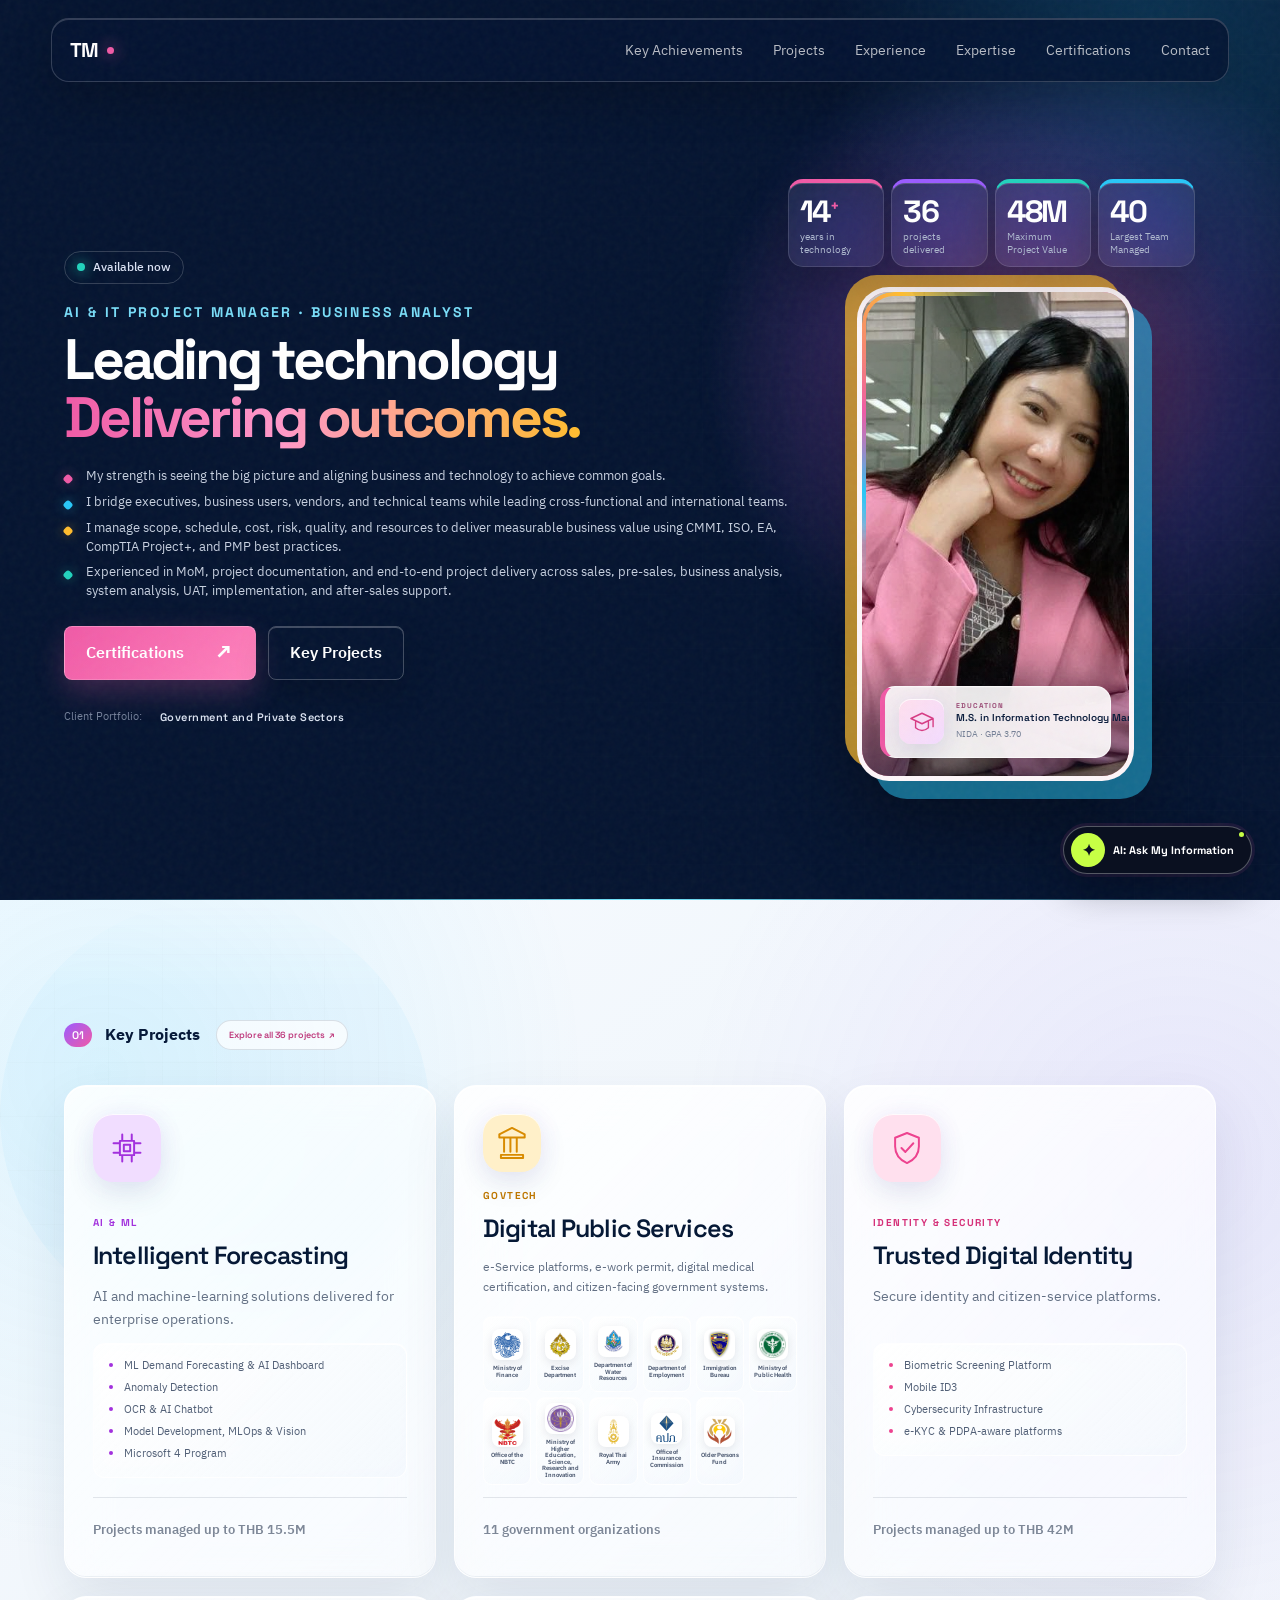
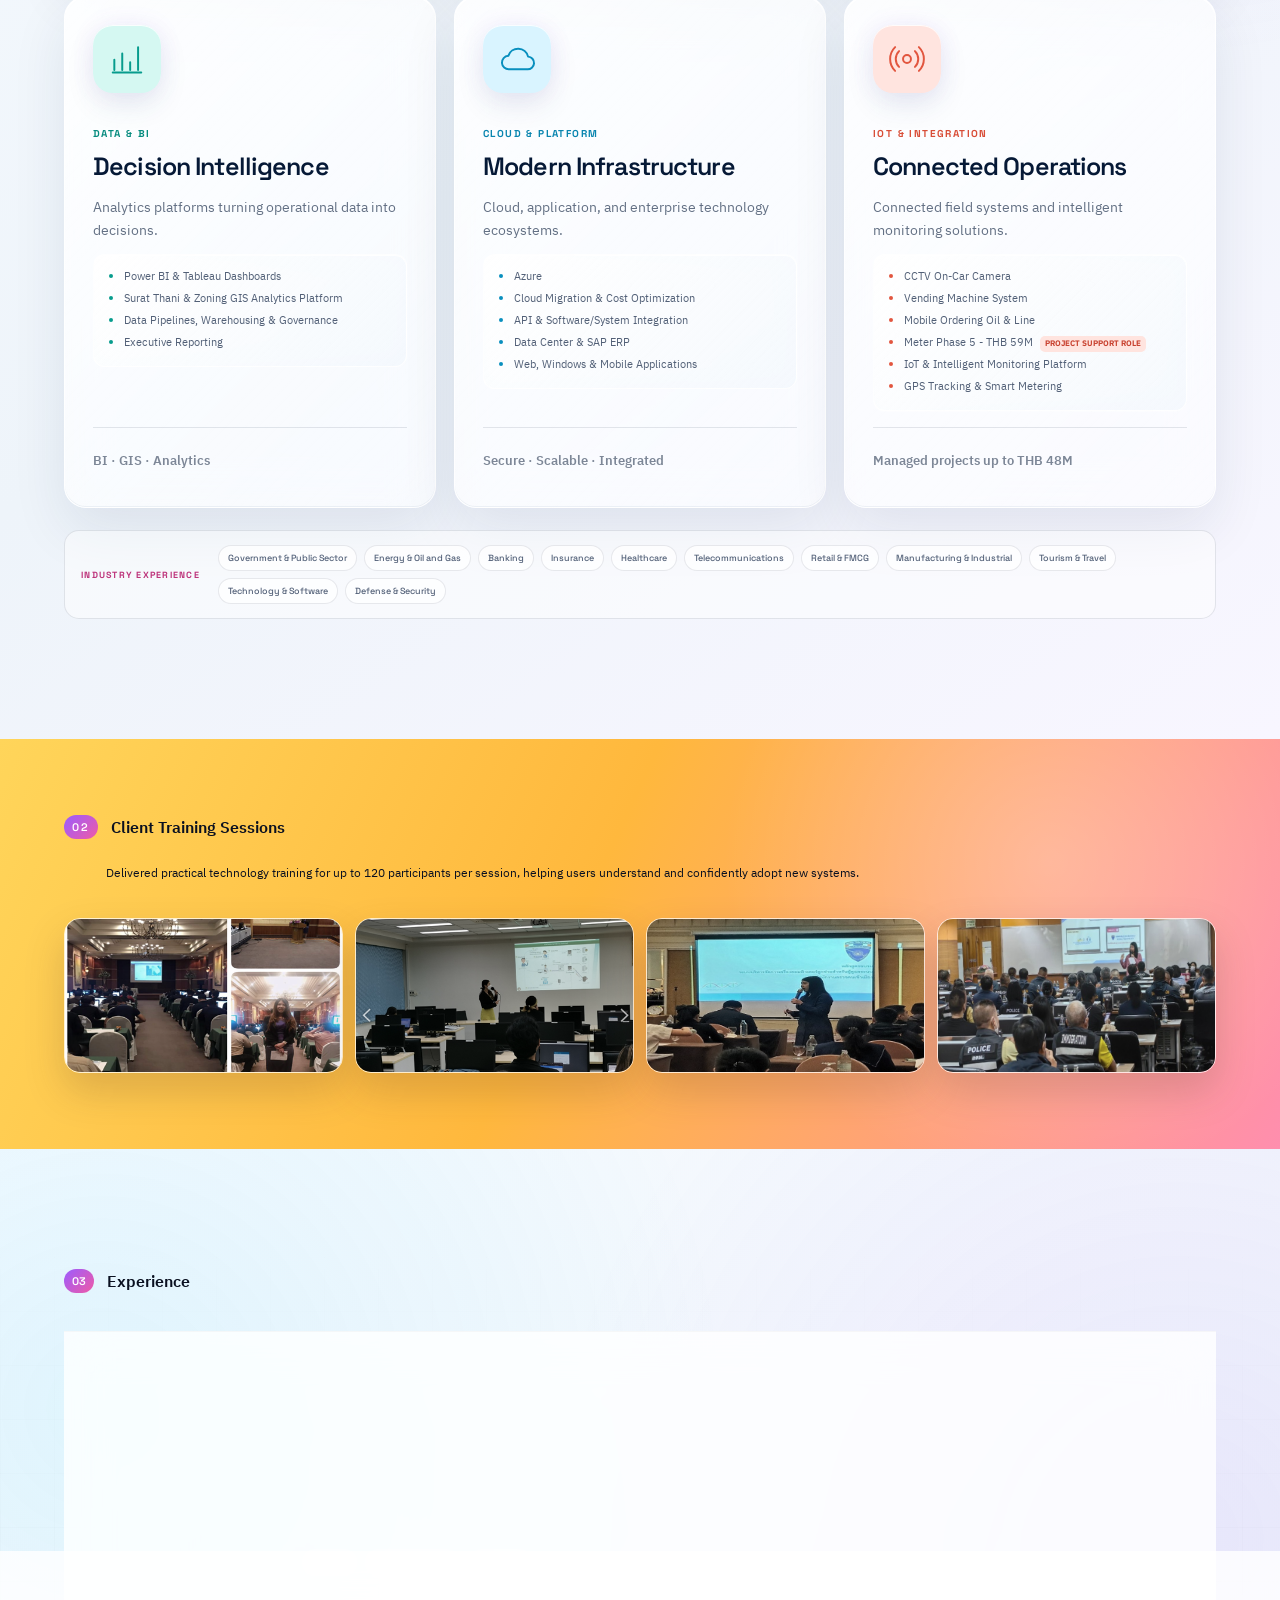
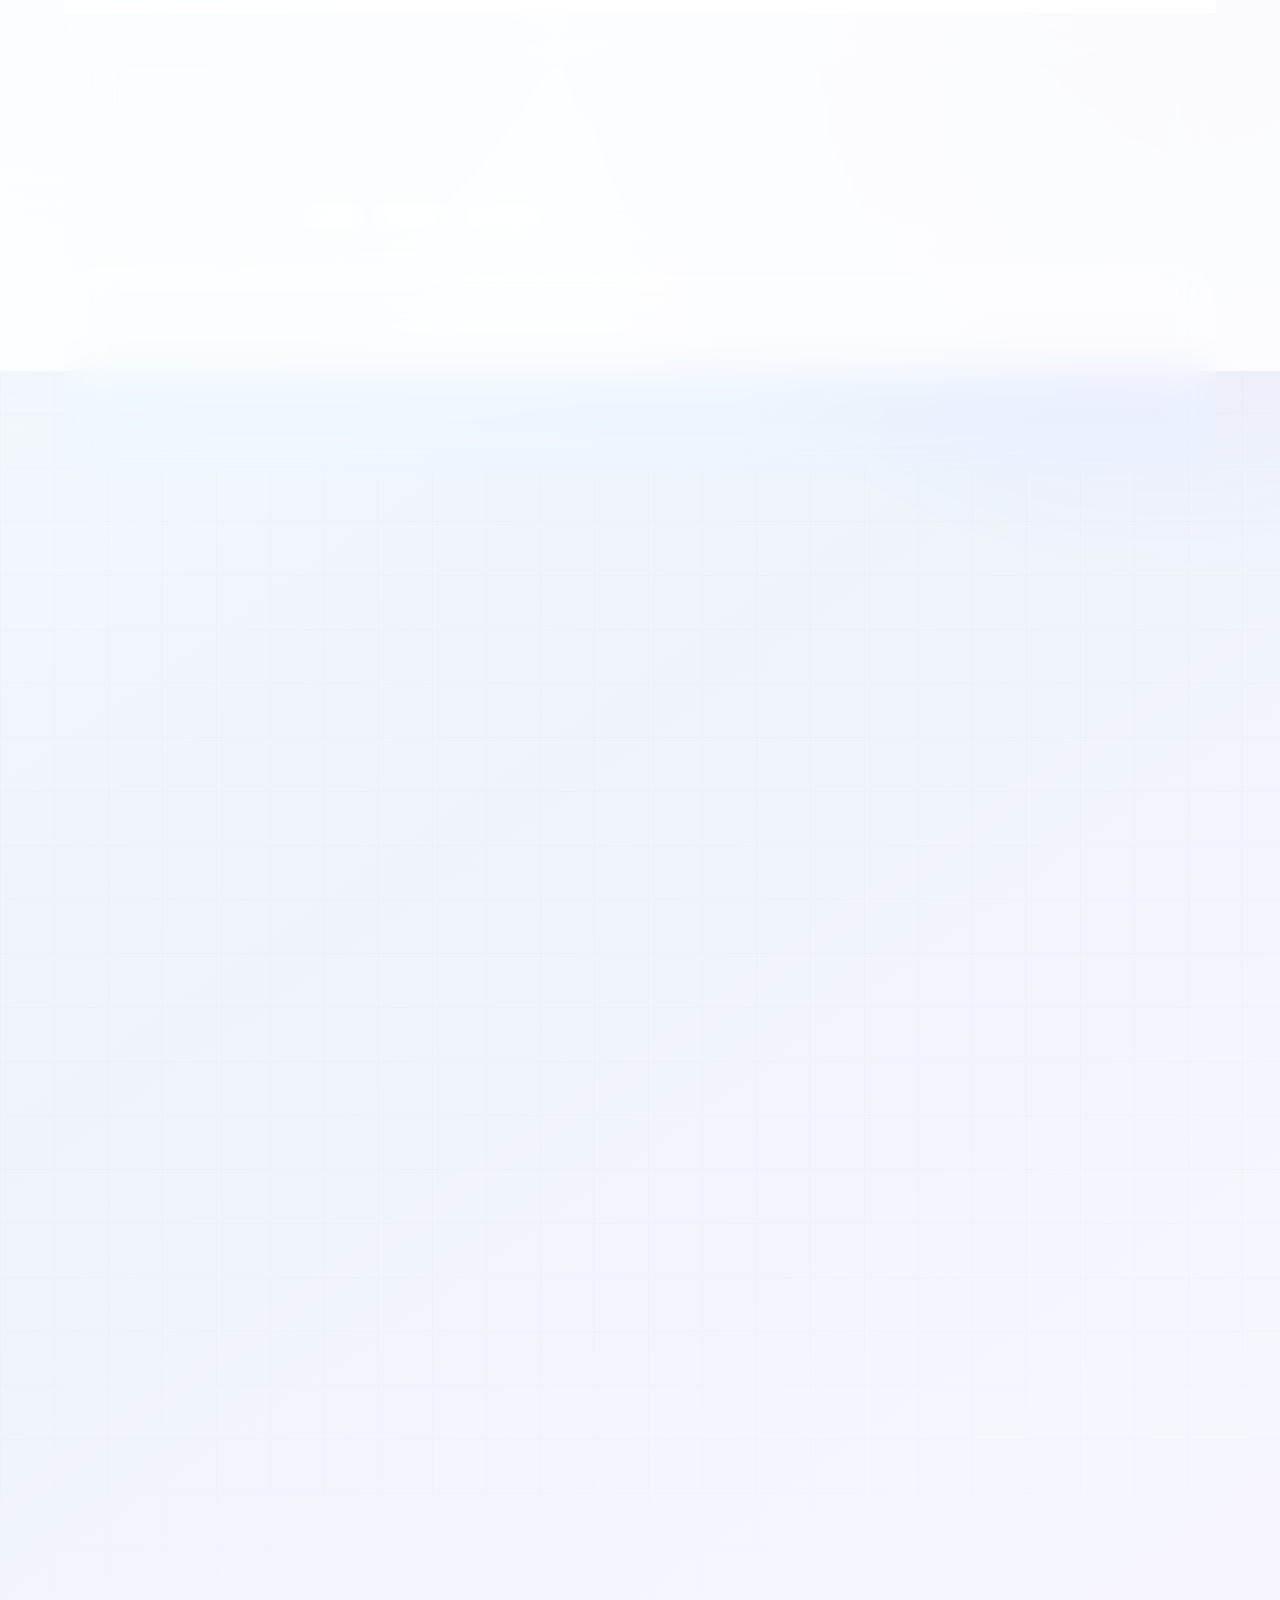
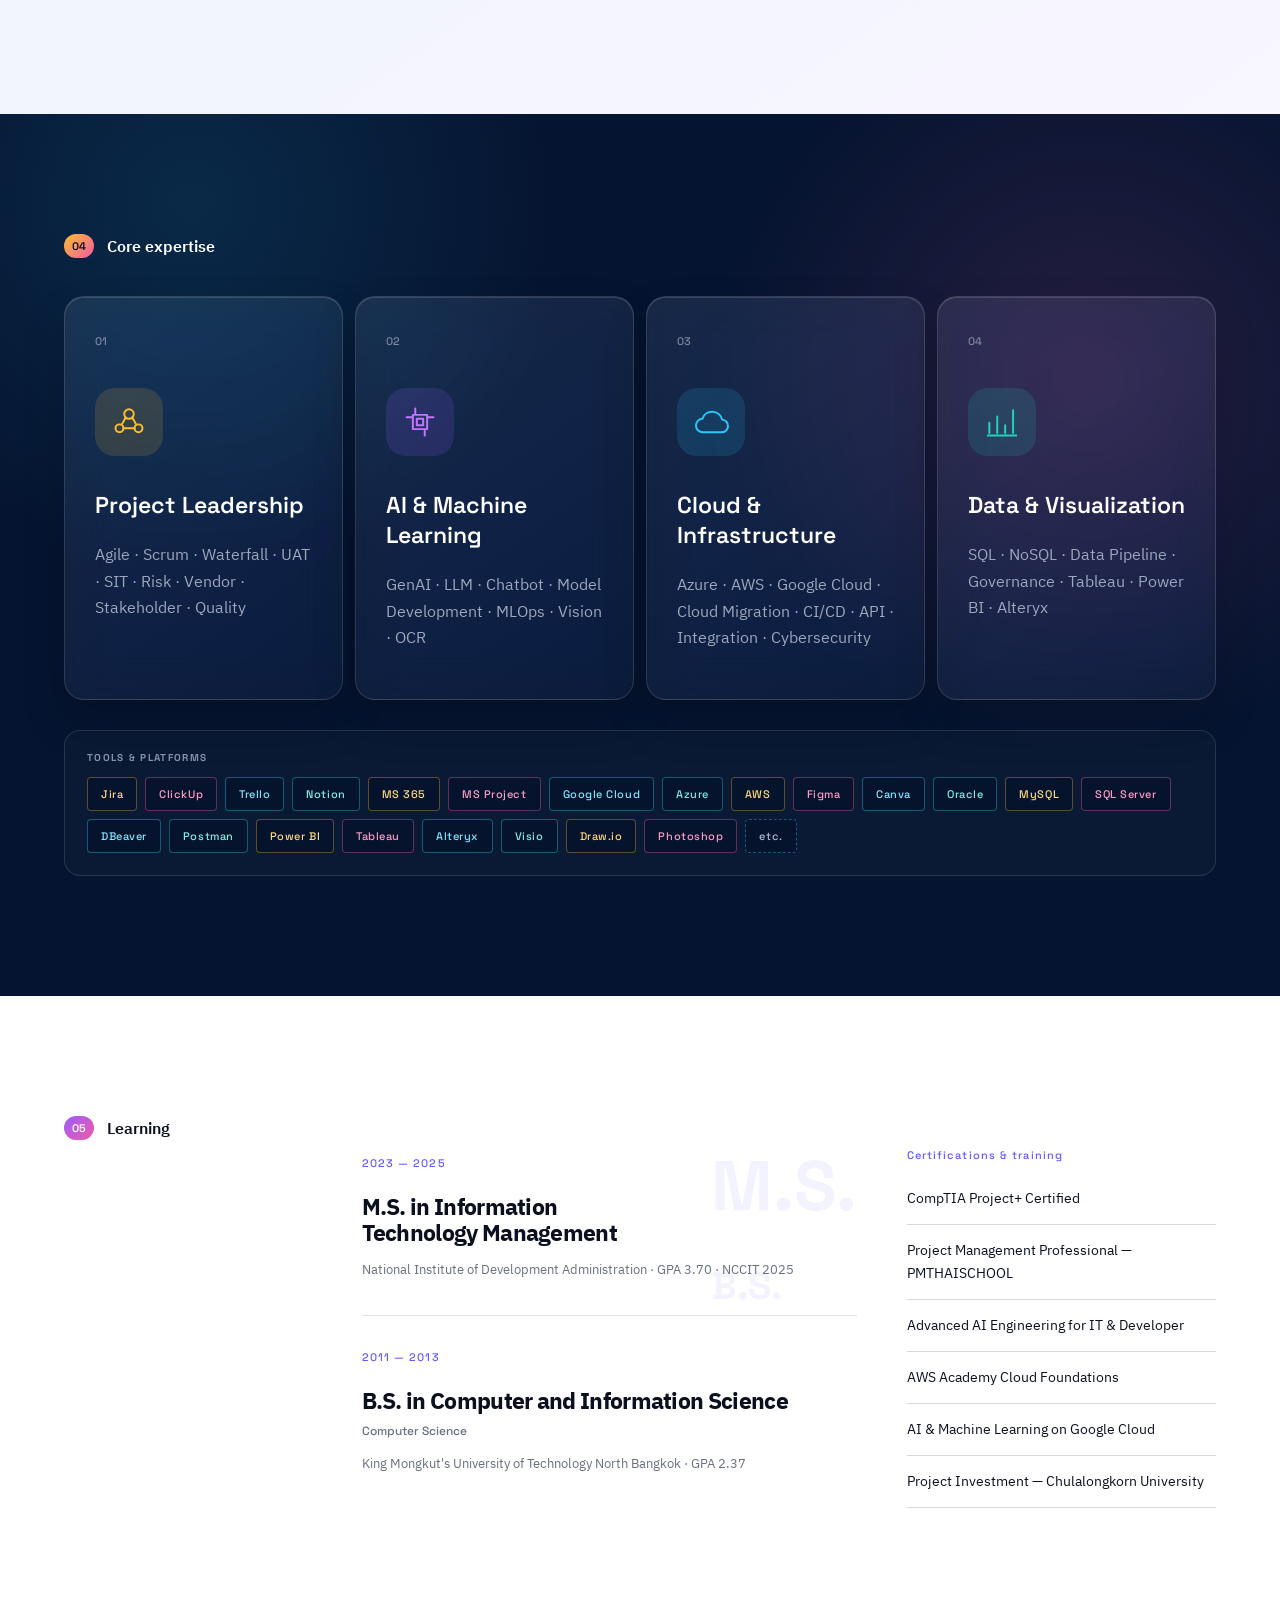
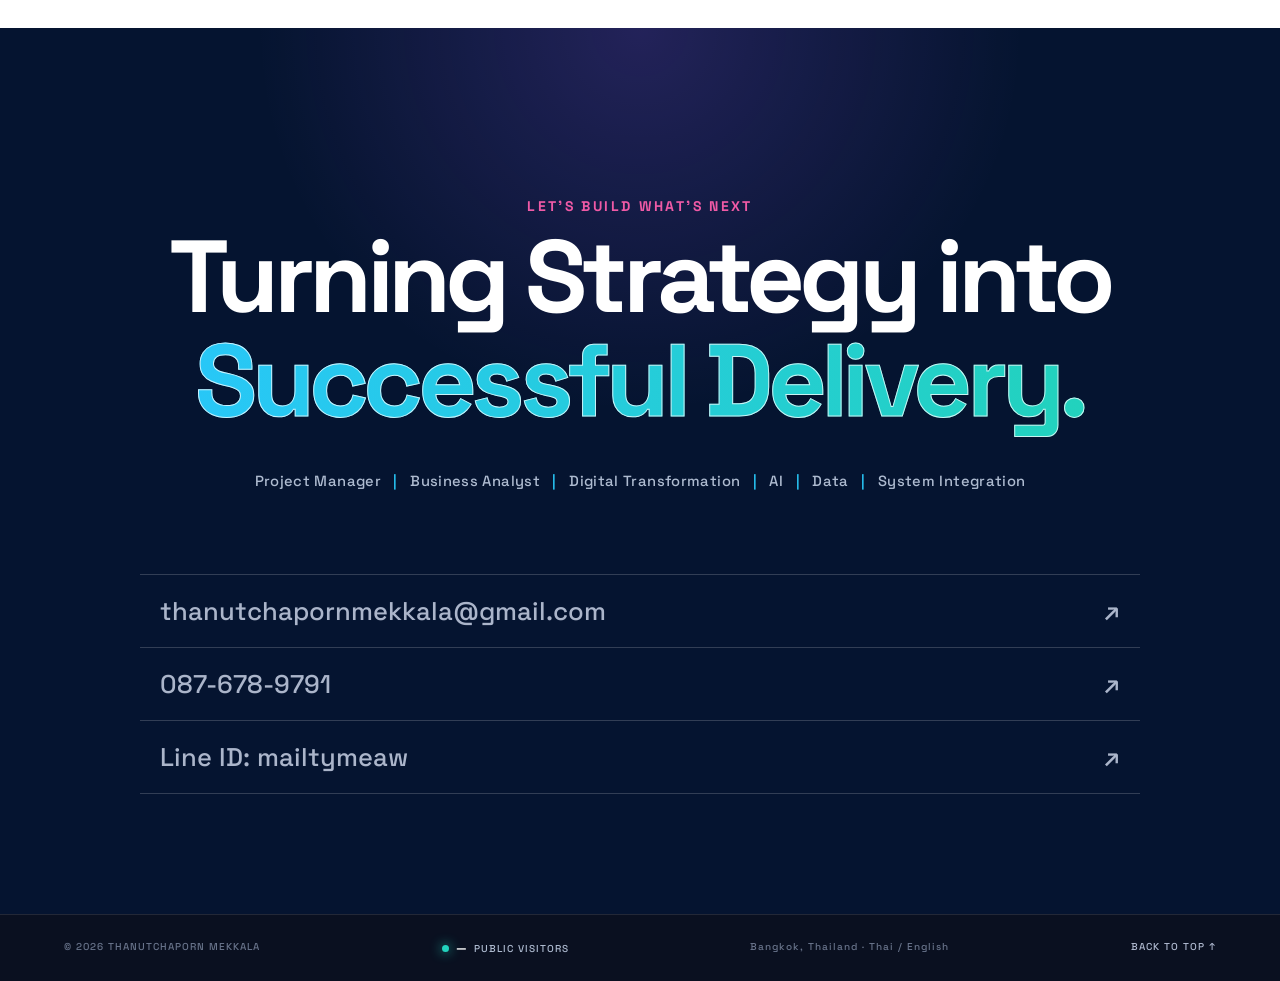
<file: index.html>
<!doctype html>
<html lang="en">
<head>
  <meta charset="UTF-8">
  <meta name="viewport" content="width=device-width, initial-scale=1.0">
  <meta name="description" content="Portfolio of Thanutchaporn Mekkala — an AI & IT Project Manager with over 14 years of technology delivery experience.">
  <title>Thanutchaporn Mekkala — AI & IT Project Manager</title>
  <link rel="preconnect" href="https://fonts.googleapis.com">
  <link rel="preconnect" href="https://fonts.gstatic.com" crossorigin>
  <link href="https://fonts.googleapis.com/css2?family=IBM+Plex+Sans+Thai:wght@300;400;500;600;700&family=Space+Grotesk:wght@400;500;600;700&display=swap" rel="stylesheet">
  <link rel="stylesheet" href="styles.css">
  <link rel="stylesheet" href="polish.css?v=20260804-2">
</head>
<body>
  <div class="noise" aria-hidden="true"></div>
  <header class="nav-wrap">
    <nav class="nav" aria-label="Main navigation">
      <a class="brand" href="#top" aria-label="Thanutchaporn home"><span>TM</span><i></i></a>
      <div class="nav-links">
        <a href="#impact">Key Achievements</a>
        <a href="key-projects.html">Projects</a>
        <a href="#experience">Experience</a>
        <a href="#expertise">Expertise</a>
        <a href="certifications.html">Certifications</a>
        <a href="#contact">Contact</a>
      </div>
    </nav>
  </header>

  <main id="top">
    <section class="hero section">
      <div class="hero-glow" aria-hidden="true"></div>
      <div class="hero-copy reveal">
        <div class="status"><span></span><b>Available now</b></div>
        <p class="eyebrow">AI &amp; IT PROJECT MANAGER · BUSINESS ANALYST</p>
        <h1><span>Leading technology</span><br><em>Delivering outcomes.</em></h1>
        <div class="hero-intro hero-summary">
          <p>My strength is seeing the big picture and aligning business and technology to achieve common goals.</p>
          <p>I bridge executives, business users, vendors, and technical teams while leading cross-functional and international teams.</p>
          <p>I manage scope, schedule, cost, risk, quality, and resources to deliver measurable business value using CMMI, ISO, EA, CompTIA Project+, and PMP best practices.</p>
          <p>Experienced in MoM, project documentation, and end-to-end project delivery across sales, pre-sales, business analysis, system analysis, UAT, implementation, and after-sales support.</p>
        </div>
        <div class="hero-actions">
          <a class="btn primary" href="certifications.html"><span>Certifications</span><b>↗</b></a>
          <a class="btn ghost" href="key-projects.html"><span>Key Projects</span></a>
        </div>
        <div class="client-portfolio-simple" aria-label="Client portfolio by industry">
          <span>Client Portfolio:</span>
          <b>Government and Private Sectors</b>
        </div>
      </div>
      <div class="hero-visual reveal">
        <div class="hero-stat-grid" id="impact" aria-label="Career highlights">
          <div><strong>14<sup>+</sup></strong><span>years in technology</span></div>
          <div><strong>36</strong><span>projects delivered</span></div>
          <div><strong>48M</strong><span>Maximum Project Value</span></div>
          <div class="stat-leadership"><strong>40</strong><span>Largest Team Managed</span></div>
        </div>
        <div class="portrait-card">
          <img src="assets/thanutchaporn-profile-new.png" alt="Thanutchaporn Mekkala">
          <div class="hero-education">
          <div class="education-icon"><svg viewBox="0 0 48 48" aria-hidden="true"><path d="m5 18 19-9 19 9-19 9-19-9Zm8 6v10c7 6 15 6 22 0V24M43 18v14"/></svg></div>
          <div><small>EDUCATION</small><strong>M.S. in Information Technology Management</strong><span>NIDA · GPA 3.70</span></div>
          </div>
        </div>
      </div>
    </section>

    <section class="project-showcase section" id="projects">
      <div class="section-head label-only">
        <div class="section-label project-section-link"><span>01</span><a href="key-projects.html"><strong>Key Projects</strong><small>Explore all 36 projects&nbsp; ↗</small></a></div>
      </div>
      <div class="project-grid">
        <article class="project-card project-ai reveal"><div class="project-icon"><svg viewBox="0 0 48 48" aria-hidden="true"><path d="M15 15h18v18H15zM20 20h8v8h-8zM7 18h8M7 30h8M33 18h8M33 30h8M18 7v8M30 7v8M18 33v8M30 33v8"/></svg></div><span>AI &amp; ML</span><h3>Intelligent Forecasting</h3><p>AI and machine-learning solutions delivered for enterprise operations.</p><ul class="project-examples"><li>ML Demand Forecasting &amp; AI Dashboard</li><li>Anomaly Detection</li><li>OCR &amp; AI Chatbot</li><li>Model Development, MLOps &amp; Vision</li><li>Microsoft 4 Program</li></ul><small>Projects managed up to THB 15.5M</small></article>
        <article class="project-card project-gov reveal"><div class="project-icon"><svg viewBox="0 0 48 48" aria-hidden="true"><path d="M24 5 8 13v4h32v-4L24 5ZM11 39h26M14 18v17M22 18v17M30 18v17M38 39v4H10v-4"/></svg></div><span>GOVTECH</span><h3>Digital Public Services</h3><p>e-Service platforms, e-work permit, digital medical certification, and citizen-facing government systems.</p><div class="agency-list" aria-label="Government client portfolio"><div><img src="assets/agencies/mof.png" alt="Ministry of Finance emblem"><b>Ministry of Finance</b></div><div><img src="assets/agencies/excise.png?v=20260804" alt="Excise Department emblem"><b>Excise Department</b></div><div><img src="assets/agencies/dwr.png" alt="Department of Water Resources emblem"><b>Department of Water Resources</b></div><div><img src="assets/agencies/doe.png?v=20260804" alt="Department of Employment emblem"><b>Department of Employment</b></div><div><img src="assets/agencies/immigration.png" alt="Immigration Bureau emblem"><b>Immigration Bureau</b></div><div><img src="assets/agencies/moph.png?v=20260804" alt="Ministry of Public Health emblem"><b>Ministry of Public Health</b></div><div><img src="assets/agencies/nbtc.png" alt="Office of the NBTC emblem"><b>Office of the NBTC</b></div><div><img src="assets/agencies/mhesi.png" alt="MHESI emblem"><b>Ministry of Higher Education, Science, Research and Innovation</b></div><div><img src="assets/agencies/rta.png" alt="Royal Thai Army emblem"><b>Royal Thai Army</b></div><div><img src="assets/agencies/oic.svg" alt="Office of Insurance Commission emblem"><b>Office of Insurance Commission</b></div><div><img src="assets/agencies/opf.png" alt="Older Persons Fund emblem"><b>Older Persons Fund</b></div></div><small>11 government organizations</small></article>
        <article class="project-card project-security reveal"><div class="project-icon"><svg viewBox="0 0 48 48" aria-hidden="true"><path d="M24 5 39 11v11c0 10-6 17-15 21C15 39 9 32 9 22V11l15-6Zm-7 19 5 5 10-11"/></svg></div><span>IDENTITY &amp; SECURITY</span><h3>Trusted Digital Identity</h3><p>Secure identity and citizen-service platforms.</p><ul class="project-examples"><li>Biometric Screening Platform</li><li>Mobile ID3</li><li>Cybersecurity Infrastructure</li><li>e-KYC &amp; PDPA-aware platforms</li></ul><small>Projects managed up to THB 42M</small></article>
        <article class="project-card project-data reveal"><div class="project-icon"><svg viewBox="0 0 48 48" aria-hidden="true"><path d="M8 38V25M18 38V17M28 38V28M38 38V9M6 41h36"/></svg></div><span>DATA &amp; BI</span><h3>Decision Intelligence</h3><p>Analytics platforms turning operational data into decisions.</p><ul class="project-examples"><li>Power BI &amp; Tableau Dashboards</li><li>Surat Thani &amp; Zoning GIS Analytics Platform</li><li>Data Pipelines, Warehousing &amp; Governance</li><li>Executive Reporting</li></ul><small>BI · GIS · Analytics</small></article>
        <article class="project-card project-cloud reveal"><div class="project-icon"><svg viewBox="0 0 48 48" aria-hidden="true"><path d="M14 37h23a8 8 0 0 0 1-16 13 13 0 0 0-25-1 8.5 8.5 0 0 0 1 17Z"/></svg></div><span>CLOUD &amp; PLATFORM</span><h3>Modern Infrastructure</h3><p>Cloud, application, and enterprise technology ecosystems.</p><ul class="project-examples"><li>Azure</li><li>Cloud Migration &amp; Cost Optimization</li><li>API &amp; Software/System Integration</li><li>Data Center &amp; SAP ERP</li><li>Web, Windows &amp; Mobile Applications</li></ul><small>Secure · Scalable · Integrated</small></article>
        <article class="project-card project-iot reveal"><div class="project-icon"><svg viewBox="0 0 48 48" aria-hidden="true"><circle cx="24" cy="24" r="5"/><path d="M14 34a14 14 0 0 1 0-20M34 14a14 14 0 0 1 0 20M9 39A21 21 0 0 1 9 9M39 9a21 21 0 0 1 0 30"/></svg></div><span>IOT &amp; INTEGRATION</span><h3>Connected Operations</h3><p>Connected field systems and intelligent monitoring solutions.</p><ul class="project-examples"><li>CCTV On-Car Camera</li><li>Vending Machine System</li><li>Mobile Ordering Oil &amp; Line</li><li>Meter Phase 5 - THB 59M <em>Project Support Role</em></li><li>IoT &amp; Intelligent Monitoring Platform</li><li>GPS Tracking &amp; Smart Metering</li></ul><small>Managed projects up to THB 48M</small></article>
      </div>
      <div class="industry-strip" aria-label="Industry experience">
        <strong>Industry Experience</strong>
        <div><span>Government &amp; Public Sector</span><span>Energy &amp; Oil and Gas</span><span>Banking</span><span>Insurance</span><span>Healthcare</span><span>Telecommunications</span><span>Retail &amp; FMCG</span><span>Manufacturing &amp; Industrial</span><span>Tourism &amp; Travel</span><span>Technology &amp; Software</span><span>Defense &amp; Security</span></div>
      </div>
    </section>

    <section class="training section">
      <div class="training-copy reveal"><div class="section-label"><span>02</span><p>Client Training Sessions</p></div><p>Delivered practical technology training for up to 120 participants per session, helping users understand and confidently adopt new systems.</p></div>
      <div class="training-gallery reveal"><img src="Picture/Picture1.png" alt="Client training session"><img src="Picture/Picture2.png" alt="Technology training workshop"><img src="Picture/Picture3.jpg" alt="Project training presentation"><img src="Picture/Picture4.jpg" alt="Client classroom training"></div>
    </section>

    <section class="section experience" id="experience">
      <div class="section-head label-only"><div class="section-label"><span>03</span><p>Experience</p></div></div>
      <div class="timeline">
        <article class="job featured reveal"><div class="when">Jun 2024 — Jun 2026<br>2 years 1 month</div><div><h3>Project Manager</h3><p class="company">Stelligence Co., Ltd.</p><p>Delivered AI and data initiatives for 11 government and 9 private-sector clients, spanning ML demand forecasting and dashboards, Microsoft programs, anomaly detection, OCR, chatbots, Power BI, and Tableau. Managed projects valued up to THB 15.5M across oil &amp; gas, tourism, e-work permit, and IT software.</p><div class="tags"><span>AI / ML</span><span>Data Analytics</span><span>Oil &amp; Gas</span></div></div></article>
        <article class="job reveal"><div class="when">Aug 2022 — Feb 2024<br>1 year 7 months</div><div><h3>Project Manager</h3><p class="company">Chanwanich Co., Ltd.</p><p>Led 8 government projects valued up to THB 42M, including biometric screening platforms, digital medical certification platforms, Mobile ID3, e-service platforms, and cybersecurity infrastructure.</p><div class="tags"><span>GovTech</span><span>Biometrics</span><span>Cybersecurity</span></div></div></article>
        <article class="job reveal"><div class="when">Jul 2021 — Apr 2022<br>10-months Outsource</div><div><h3>Business Analyst</h3><p class="company">PTT Digital Solutions Co., Ltd.</p><p>Supported business analysis and solution delivery by translating stakeholder requirements into clear plans and actionable specifications for technology teams.</p></div></article>
        <article class="job reveal"><div class="when">Mar 2021 — Jun 2021<br>90 days</div><div><h3>Business Analyst Assistant Manager</h3><p class="company">SF Corporation Public Co., Ltd.</p><p>Supported business analysis at assistant manager level, coordinating business requirements and technology delivery across stakeholders.</p></div></article>
        <article class="job reveal"><div class="when">Feb 2020 — Feb 2021<br>1 year</div><div><h3>Project Consultant</h3><p class="company">Sigma Intergroup Co., Ltd.</p><p>Provided project consulting and helped connect business objectives, stakeholder expectations, and implementation activities.</p></div></article>
        <article class="job reveal"><div class="when">Jan 2016 — Oct 2019<br>3 years 10 months</div><div><h3>Project Manager &amp; Acting ERP/Data Center Assistant</h3><p class="company">D.T.C. Enterprise Public Co., Ltd.</p><p>Managed 5 government and 2 private-sector projects valued up to THB 48M, including CCTV on-car cameras, vending machines, Surat Thani zoning GIS and analytics platforms, Meter Phase 5, IoT, and intelligent monitoring platforms. Served clients across retail, beverage, and banking.</p><div class="tags"><span>ERP</span><span>Data Center</span><span>IoT</span><span>GIS</span></div></div></article>
        <article class="job reveal"><div class="when">Jan 2015 — Sep 2015<br>9 months</div><div><h3>IT Support</h3><p class="company">Billion Broker Co., Ltd.</p><p>Provided IT support within the insurance sector, helping maintain reliable day-to-day technology operations and user services.</p></div></article>
        <article class="job reveal"><div class="when">May 2011 — Dec 2014<br>3 years 8 months</div><div><h3>Helpdesk Support Manager</h3><p class="company">Jsiam Enterprise Co., Ltd.</p><p>Managed helpdesk support operations and service delivery, building the operational foundation for a career in technology and project leadership.</p></div></article>
      </div>
    </section>

    <section class="expertise section" id="expertise">
      <div class="section-head label-only"><div class="section-label"><span>04</span><p>Core expertise</p></div></div>
      <div class="capability-grid">
        <article class="capability cap-pm reveal"><b>01</b><div class="cap-icon"><svg viewBox="0 0 48 48"><circle cx="24" cy="14" r="6"/><circle cx="12" cy="32" r="5"/><circle cx="36" cy="32" r="5"/><path d="m20 18-5 9M28 18l5 9M17 32h14"/></svg></div><h3>Project Leadership</h3><p>Agile · Scrum · Waterfall · UAT · SIT · Risk · Vendor · Stakeholder · Quality</p></article>
        <article class="capability cap-ai reveal"><b>02</b><div class="cap-icon"><svg viewBox="0 0 48 48"><path d="M15 15h18v18H15zM20 20h8v8h-8zM7 18h8M33 18h8M18 7v8M30 33v8"/></svg></div><h3>AI &amp; Machine Learning</h3><p>GenAI · LLM · Chatbot · Model Development · MLOps · Vision · OCR</p></article>
        <article class="capability cap-cloud reveal"><b>03</b><div class="cap-icon"><svg viewBox="0 0 48 48"><path d="M14 37h23a8 8 0 0 0 1-16 13 13 0 0 0-25-1 8.5 8.5 0 0 0 1 17Z"/></svg></div><h3>Cloud &amp; Infrastructure</h3><p>Azure · AWS · Google Cloud · Cloud Migration · CI/CD · API · Integration · Cybersecurity</p></article>
        <article class="capability cap-data reveal"><b>04</b><div class="cap-icon"><svg viewBox="0 0 48 48"><path d="M8 38V25M18 38V17M28 38V28M38 38V9M6 41h36"/></svg></div><h3>Data &amp; Visualization</h3><p>SQL · NoSQL · Data Pipeline · Governance · Tableau · Power BI · Alteryx</p></article>
      </div>
      <div class="tools-wrap reveal"><p>Tools &amp; Platforms</p><div class="tools"><span>Jira</span><span>ClickUp</span><span>Trello</span><span>Notion</span><span>MS 365</span><span>MS Project</span><span>Google Cloud</span><span>Azure</span><span>AWS</span><span>Figma</span><span>Canva</span><span>Oracle</span><span>MySQL</span><span>SQL Server</span><span>DBeaver</span><span>Postman</span><span>Power BI</span><span>Tableau</span><span>Alteryx</span><span>Visio</span><span>Draw.io</span><span>Photoshop</span><span>etc.</span></div></div>
    </section>

    <section class="section learning" id="certifications">
      <div class="section-label"><span>05</span><p>Learning</p></div>
      <div class="education reveal">
        <div class="degree-entry"><span>2023 — 2025</span><h3>M.S. in Information<br>Technology Management</h3><p>National Institute of Development Administration · GPA 3.70 · NCCIT 2025</p></div>
        <div class="degree-entry"><span>2011 — 2013</span><h3>B.S. in Computer and Information Science<br><small>Computer Science</small></h3><p>King Mongkut's University of Technology North Bangkok · GPA 2.37</p></div>
        <div class="degree">M.S.<br><small>B.S.</small></div>
      </div>
      <div class="certs reveal"><p>Certifications & training</p><div><span>CompTIA Project+ Certified</span><span>Project Management Professional — PMTHAISCHOOL</span><span>Advanced AI Engineering for IT &amp; Developer</span><span>AWS Academy Cloud Foundations</span><span>AI &amp; Machine Learning on Google Cloud</span><span>Project Investment — Chulalongkorn University</span></div></div>
    </section>

    <section class="contact section" id="contact">
      <p class="eyebrow">LET'S BUILD WHAT'S NEXT</p>
      <h2>Turning Strategy into<br><em>Successful Delivery.</em></h2>
      <p class="contact-position">Project Manager <i>|</i> Business Analyst <i>|</i> Digital Transformation <i>|</i> AI <i>|</i> Data <i>|</i> System Integration</p>
      <div class="contact-row"><a href="mailto:thanutchapornmekkala@gmail.com">thanutchapornmekkala@gmail.com <span>↗</span></a><a href="tel:+66876789791">087-678-9791 <span>↗</span></a><a href="https://line.me/ti/p/~mailtymeaw" target="_blank" rel="noopener noreferrer">Line ID: mailtymeaw <span>↗</span></a></div>
    </section>
  </main>
  <footer><span>© <i id="year"></i> THANUTCHAPORN MEKKALA</span><span class="visitor-counter"><i></i><b data-visitor-count>—</b> PUBLIC VISITORS</span><span>Bangkok, Thailand · Thai / English</span><a href="#top">BACK TO TOP ↑</a></footer>

  <button class="chat-launcher" type="button" aria-label="Open AI information assistant" aria-expanded="false" aria-controls="portfolio-chat">
    <span class="chat-launcher-icon" aria-hidden="true">✦</span>
    <span class="chat-launcher-label">AI: Ask My Information</span>
    <i aria-hidden="true"></i>
  </button>
  <aside class="chat-panel" id="portfolio-chat" aria-label="Thanutchaporn portfolio assistant" aria-hidden="true">
    <header class="chat-header">
      <div class="chat-avatar">TM<span></span></div>
      <div><strong>Portfolio Assistant</strong><small><i></i> Online · answers instantly</small></div>
      <button class="chat-close" type="button" aria-label="Close portfolio assistant">×</button>
    </header>
    <div class="chat-messages" role="log" aria-live="polite" aria-relevant="additions">
      <div class="chat-message bot">
        <span class="message-avatar">✦</span>
        <div><p>Hi! I use the combined information from the Portfolio, all 36 Key Projects, and 22 Certifications. Ask me about a project, role, value, skill, credential, or career experience.</p><time>Portfolio AI</time></div>
      </div>
    </div>
    <div class="chat-suggestions" aria-label="Suggested questions">
      <button type="button">What are her key achievements?</button>
      <button type="button">Tell me about Meter Phase 5</button>
      <button type="button">What certifications does she have?</button>
    </div>
    <form class="chat-form">
      <label class="sr-only" for="chat-input">Ask about Thanutchaporn</label>
      <input id="chat-input" type="text" autocomplete="off" placeholder="Ask about experience, skills..." maxlength="240">
      <button type="submit" aria-label="Send message">↑</button>
    </form>
    <p class="chat-note">Answers use the Portfolio, Key Projects, and Certifications knowledge base.</p>
  </aside>
  <script src="script.js"></script>
  <script src="visitor-counter.js"></script>
</body>
</html>
</file>
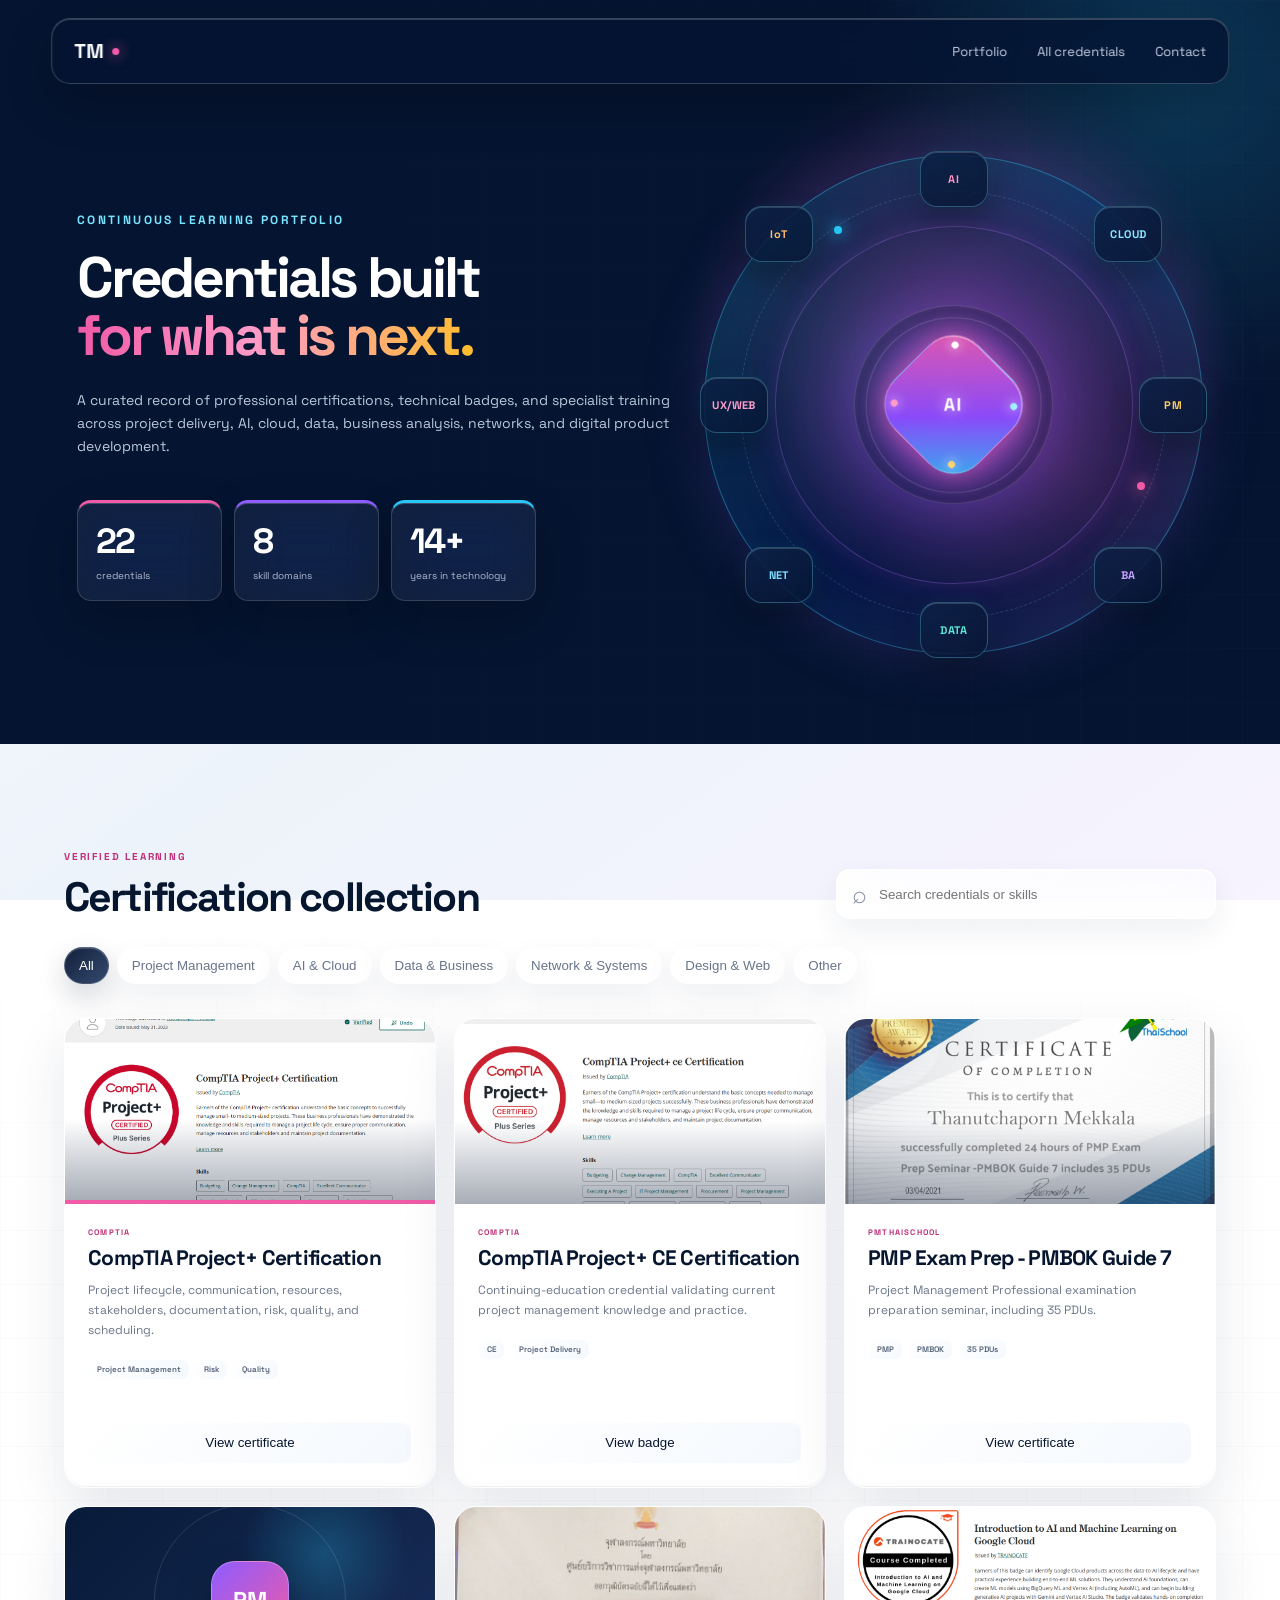
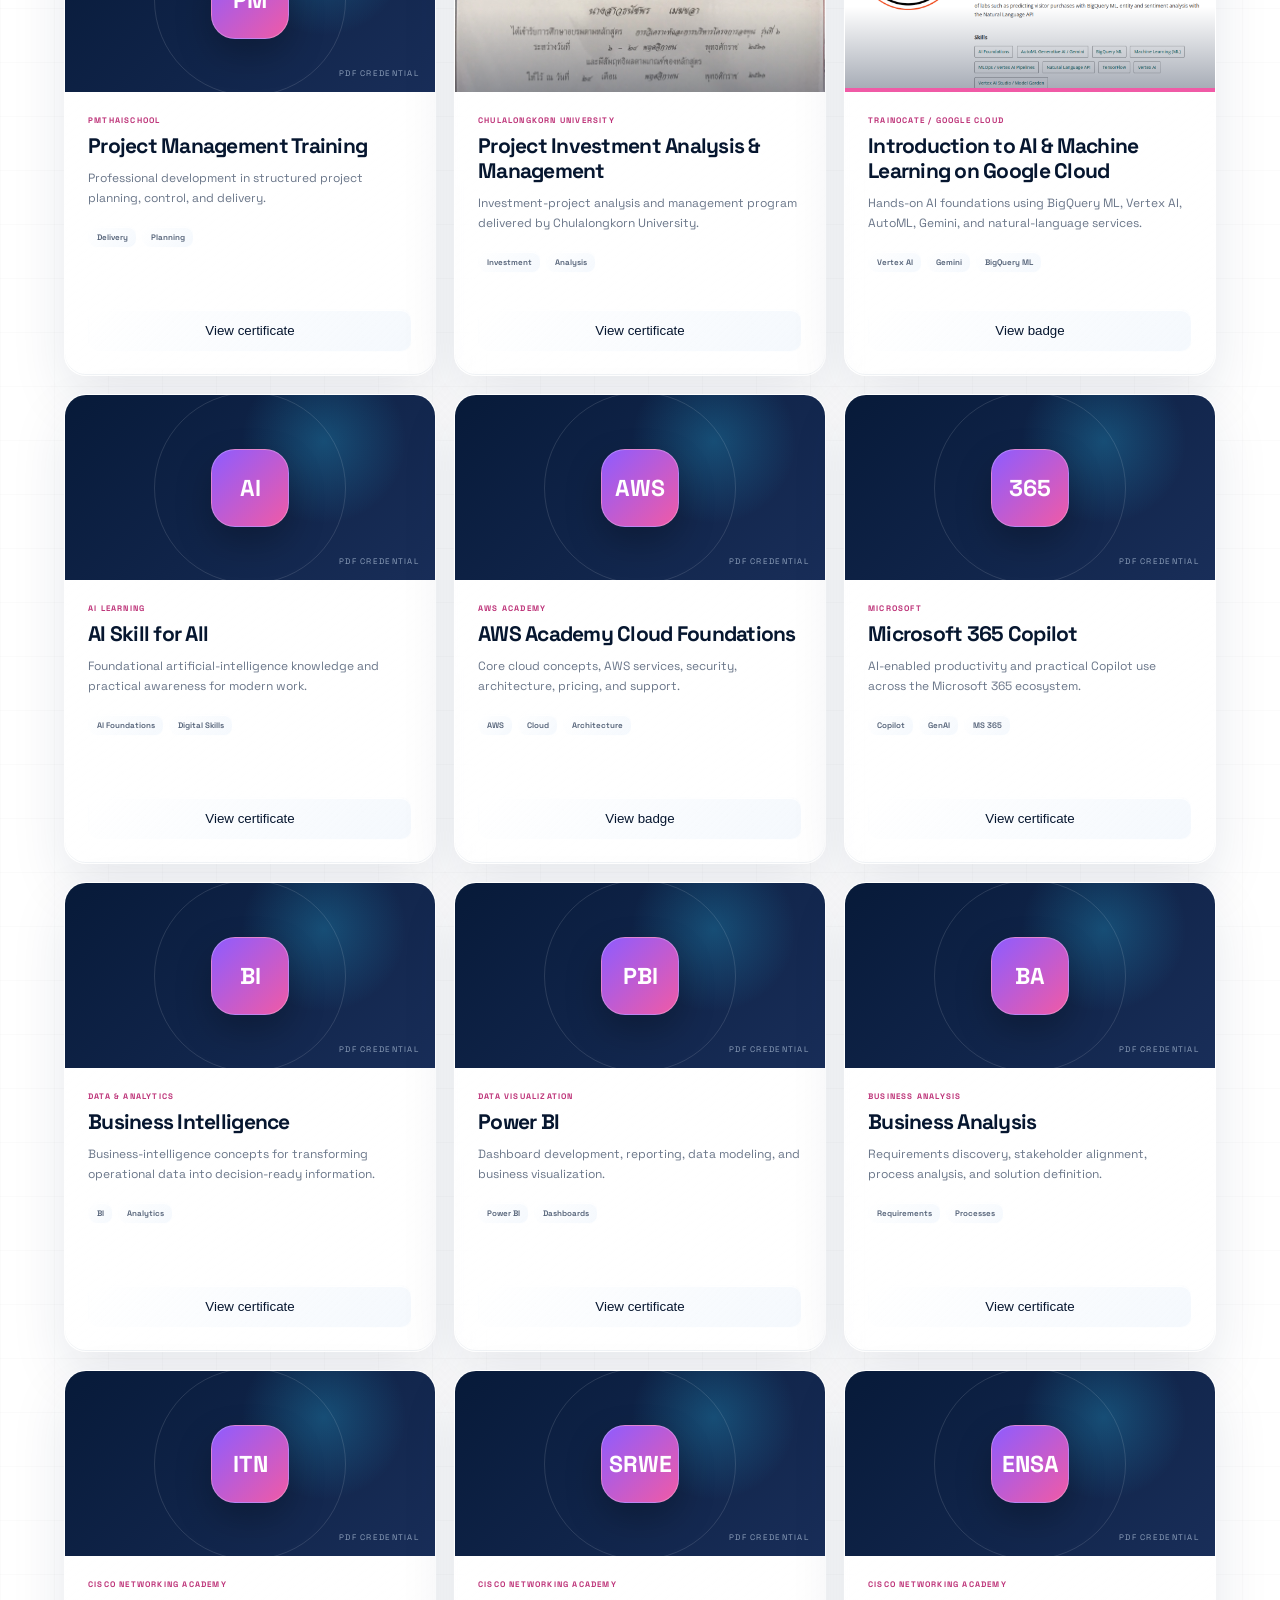
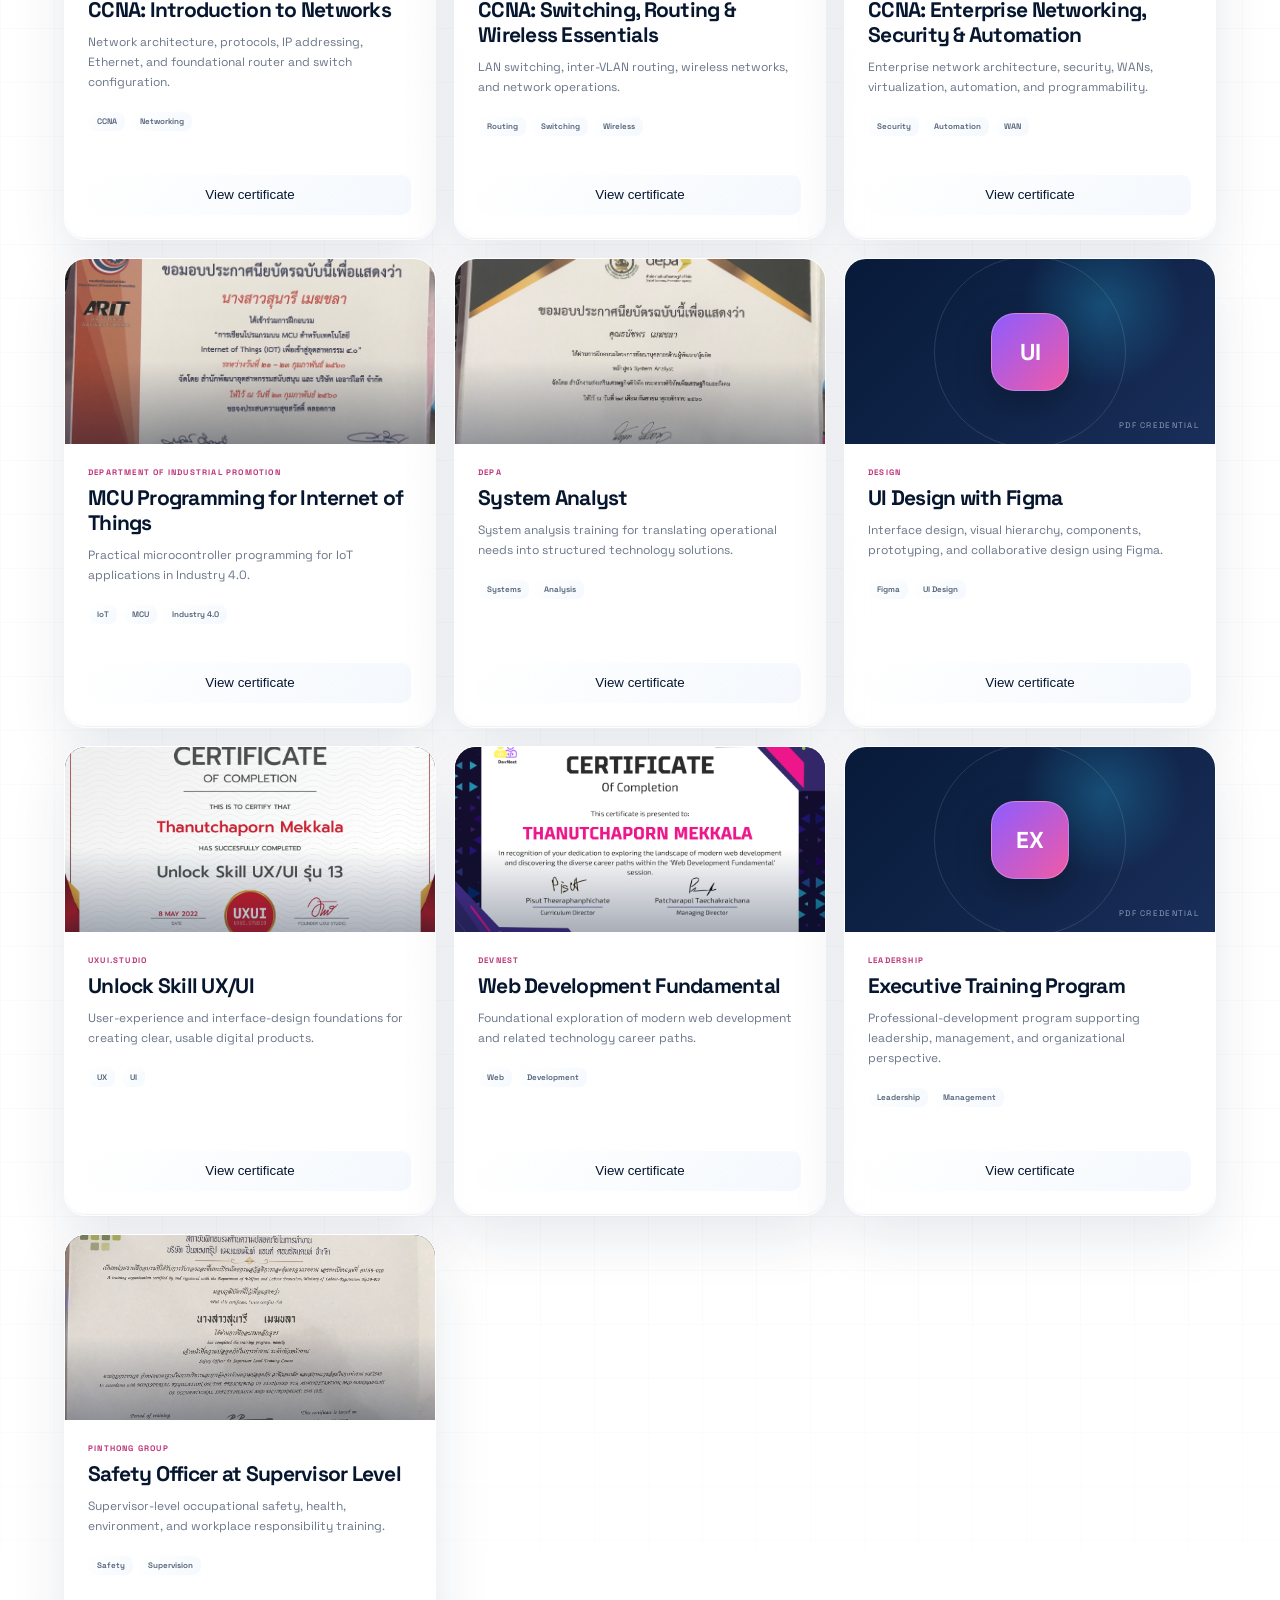
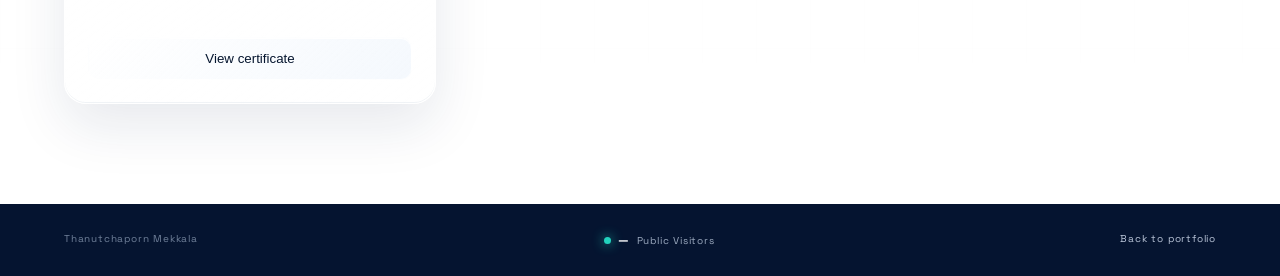
<file: certifications.html>
<!doctype html>
<html lang="en">
<head>
  <meta charset="UTF-8">
  <meta name="viewport" content="width=device-width, initial-scale=1.0">
  <meta name="description" content="Professional certifications and training completed by Thanutchaporn Mekkala.">
  <title>Certifications - Thanutchaporn Mekkala</title>
  <link rel="preconnect" href="https://fonts.googleapis.com">
  <link rel="preconnect" href="https://fonts.gstatic.com" crossorigin>
  <link href="https://fonts.googleapis.com/css2?family=Space+Grotesk:wght@400;500;600;700&display=swap" rel="stylesheet">
  <link rel="stylesheet" href="certifications.css">
</head>
<body>
  <header class="cert-nav">
    <a class="cert-brand" href="index.html"><span>TM</span><i></i></a>
    <nav aria-label="Certification navigation"><a href="index.html">Portfolio</a><a href="#catalog">All credentials</a><a href="index.html#contact">Contact</a></nav>
  </header>

  <main>
    <section class="cert-hero">
      <div class="hero-grid" aria-hidden="true"></div>
      <div class="cert-hero-copy">
        <span class="cert-kicker">CONTINUOUS LEARNING PORTFOLIO</span>
        <h1>Credentials built<br><em>for what is next.</em></h1>
        <p>A curated record of professional certifications, technical badges, and specialist training across project delivery, AI, cloud, data, business analysis, networks, and digital product development.</p>
        <div class="cert-stats"><div><strong>22</strong><span>credentials</span></div><div><strong>8</strong><span>skill domains</span></div><div><strong>14+</strong><span>years in technology</span></div></div>
      </div>
      <div class="cert-orbit" aria-hidden="true">
        <div class="orbit-circuit"></div>
        <div class="orb orb-a">AI</div><div class="orb orb-b">CLOUD</div><div class="orb orb-c">PM</div><div class="orb orb-d">BA</div>
        <div class="orb orb-e">DATA</div><div class="orb orb-f">NET</div><div class="orb orb-g">UX/WEB</div><div class="orb orb-h">IoT</div>
        <div class="ai-core"><span>AI</span><i></i><b></b><b></b><b></b><b></b></div>
      </div>
    </section>

    <section class="catalog" id="catalog">
      <div class="catalog-head">
        <div><span>VERIFIED LEARNING</span><h2>Certification collection</h2></div>
        <label class="cert-search"><span aria-hidden="true">⌕</span><input id="certSearch" type="search" placeholder="Search credentials or skills" aria-label="Search credentials"></label>
      </div>
      <div class="filters" aria-label="Filter credentials">
        <button class="active" data-filter="all">All</button><button data-filter="project">Project Management</button><button data-filter="ai-cloud">AI &amp; Cloud</button><button data-filter="data-business">Data &amp; Business</button><button data-filter="network">Network &amp; Systems</button><button data-filter="design">Design &amp; Web</button><button data-filter="other">Other</button>
      </div>

      <div class="cert-grid">
        <article class="cert-card featured" data-category="project" data-search="comptia project plus certification project management"><div class="card-visual image"><img src="assets/certificates/comptia-project-plus-badge.png" alt="CompTIA Project+ badge"></div><div class="card-copy"><span>COMPTIA</span><h3>CompTIA Project+ Certification</h3><p>Project lifecycle, communication, resources, stakeholders, documentation, risk, quality, and scheduling.</p><div class="skills"><b>Project Management</b><b>Risk</b><b>Quality</b></div><button data-view="assets/certificates/comptia-project-plus-certificate.pdf" data-type="pdf">View certificate</button></div></article>
        <article class="cert-card" data-category="project" data-search="comptia project plus ce continuing education"><div class="card-visual image"><img src="assets/certificates/comptia-project-plus-ce.png" alt="CompTIA Project+ CE badge"></div><div class="card-copy"><span>COMPTIA</span><h3>CompTIA Project+ CE Certification</h3><p>Continuing-education credential validating current project management knowledge and practice.</p><div class="skills"><b>CE</b><b>Project Delivery</b></div><button data-view="assets/certificates/comptia-project-plus-ce.png" data-type="image">View badge</button></div></article>
        <article class="cert-card" data-category="project" data-search="pmp exam prep pmbok guide 7 35 pdus pmthaischool"><div class="card-visual image"><img src="assets/certificates/pmp-exam-prep.jpg" alt="PMP exam preparation certificate"></div><div class="card-copy"><span>PMTHAISCHOOL</span><h3>PMP Exam Prep - PMBOK Guide 7</h3><p>Project Management Professional examination preparation seminar, including 35 PDUs.</p><div class="skills"><b>PMP</b><b>PMBOK</b><b>35 PDUs</b></div><button data-view="assets/certificates/pmp-exam-prep.jpg" data-type="image">View certificate</button></div></article>
        <article class="cert-card" data-category="project" data-search="project management pmthaischool"><div class="card-visual pdf"><span>PM</span></div><div class="card-copy"><span>PMTHAISCHOOL</span><h3>Project Management Training</h3><p>Professional development in structured project planning, control, and delivery.</p><div class="skills"><b>Delivery</b><b>Planning</b></div><button data-view="assets/certificates/pmthaischool-project-management.pdf" data-type="pdf">View certificate</button></div></article>
        <article class="cert-card" data-category="project" data-search="project investment analysis management chulalongkorn university"><div class="card-visual image"><img src="assets/certificates/project-investment.jpg" alt="Project investment certificate"></div><div class="card-copy"><span>CHULALONGKORN UNIVERSITY</span><h3>Project Investment Analysis &amp; Management</h3><p>Investment-project analysis and management program delivered by Chulalongkorn University.</p><div class="skills"><b>Investment</b><b>Analysis</b></div><button data-view="assets/certificates/project-investment.jpg" data-type="image">View certificate</button></div></article>

        <article class="cert-card featured" data-category="ai-cloud" data-search="introduction ai machine learning google cloud vertex gemini bigquery ml"><div class="card-visual image"><img src="assets/certificates/google-cloud-ai-ml.png" alt="Google Cloud AI and machine learning badge"></div><div class="card-copy"><span>TRAINOCATE / GOOGLE CLOUD</span><h3>Introduction to AI &amp; Machine Learning on Google Cloud</h3><p>Hands-on AI foundations using BigQuery ML, Vertex AI, AutoML, Gemini, and natural-language services.</p><div class="skills"><b>Vertex AI</b><b>Gemini</b><b>BigQuery ML</b></div><button data-view="assets/certificates/google-cloud-ai-ml.png" data-type="image">View badge</button></div></article>
        <article class="cert-card" data-category="ai-cloud" data-search="ai skill for all artificial intelligence"><div class="card-visual pdf"><span>AI</span></div><div class="card-copy"><span>AI LEARNING</span><h3>AI Skill for All</h3><p>Foundational artificial-intelligence knowledge and practical awareness for modern work.</p><div class="skills"><b>AI Foundations</b><b>Digital Skills</b></div><button data-view="assets/certificates/ai-skill-for-all.pdf" data-type="pdf">View certificate</button></div></article>
        <article class="cert-card" data-category="ai-cloud" data-search="aws academy cloud foundations amazon web services"><div class="card-visual pdf"><span>AWS</span></div><div class="card-copy"><span>AWS ACADEMY</span><h3>AWS Academy Cloud Foundations</h3><p>Core cloud concepts, AWS services, security, architecture, pricing, and support.</p><div class="skills"><b>AWS</b><b>Cloud</b><b>Architecture</b></div><button data-view="assets/certificates/aws-cloud-foundations.pdf" data-type="pdf">View badge</button></div></article>
        <article class="cert-card" data-category="ai-cloud" data-search="microsoft 365 copilot generative ai productivity"><div class="card-visual pdf"><span>365</span></div><div class="card-copy"><span>MICROSOFT</span><h3>Microsoft 365 Copilot</h3><p>AI-enabled productivity and practical Copilot use across the Microsoft 365 ecosystem.</p><div class="skills"><b>Copilot</b><b>GenAI</b><b>MS 365</b></div><button data-view="assets/certificates/ms365-copilot.pdf" data-type="pdf">View certificate</button></div></article>

        <article class="cert-card" data-category="data-business" data-search="business intelligence bi analytics"><div class="card-visual pdf"><span>BI</span></div><div class="card-copy"><span>DATA &amp; ANALYTICS</span><h3>Business Intelligence</h3><p>Business-intelligence concepts for transforming operational data into decision-ready information.</p><div class="skills"><b>BI</b><b>Analytics</b></div><button data-view="assets/certificates/business-intelligence.pdf" data-type="pdf">View certificate</button></div></article>
        <article class="cert-card" data-category="data-business" data-search="power bi microsoft dashboard visualization"><div class="card-visual pdf"><span>PBI</span></div><div class="card-copy"><span>DATA VISUALIZATION</span><h3>Power BI</h3><p>Dashboard development, reporting, data modeling, and business visualization.</p><div class="skills"><b>Power BI</b><b>Dashboards</b></div><button data-view="assets/certificates/power-bi.pdf" data-type="pdf">View certificate</button></div></article>
        <article class="cert-card" data-category="data-business" data-search="business analysis ba requirements"><div class="card-visual pdf"><span>BA</span></div><div class="card-copy"><span>BUSINESS ANALYSIS</span><h3>Business Analysis</h3><p>Requirements discovery, stakeholder alignment, process analysis, and solution definition.</p><div class="skills"><b>Requirements</b><b>Processes</b></div><button data-view="assets/certificates/business-analysis.pdf" data-type="pdf">View certificate</button></div></article>

        <article class="cert-card" data-category="network" data-search="ccna introduction networks itn cisco"><div class="card-visual pdf"><span>ITN</span></div><div class="card-copy"><span>CISCO NETWORKING ACADEMY</span><h3>CCNA: Introduction to Networks</h3><p>Network architecture, protocols, IP addressing, Ethernet, and foundational router and switch configuration.</p><div class="skills"><b>CCNA</b><b>Networking</b></div><button data-view="assets/certificates/ccna-itn.pdf" data-type="pdf">View certificate</button></div></article>
        <article class="cert-card" data-category="network" data-search="ccna switching routing wireless essentials srwe cisco"><div class="card-visual pdf"><span>SRWE</span></div><div class="card-copy"><span>CISCO NETWORKING ACADEMY</span><h3>CCNA: Switching, Routing &amp; Wireless Essentials</h3><p>LAN switching, inter-VLAN routing, wireless networks, and network operations.</p><div class="skills"><b>Routing</b><b>Switching</b><b>Wireless</b></div><button data-view="assets/certificates/ccna-srwe.pdf" data-type="pdf">View certificate</button></div></article>
        <article class="cert-card" data-category="network" data-search="ccna enterprise networking security automation ensa cisco"><div class="card-visual pdf"><span>ENSA</span></div><div class="card-copy"><span>CISCO NETWORKING ACADEMY</span><h3>CCNA: Enterprise Networking, Security &amp; Automation</h3><p>Enterprise network architecture, security, WANs, virtualization, automation, and programmability.</p><div class="skills"><b>Security</b><b>Automation</b><b>WAN</b></div><button data-view="assets/certificates/ccna-ensa.pdf" data-type="pdf">View certificate</button></div></article>
        <article class="cert-card" data-category="network" data-search="internet things iot mcu industry 4 industrial promotion"><div class="card-visual image"><img src="assets/certificates/iot-industry-4.jpg" alt="Internet of Things certificate"></div><div class="card-copy"><span>DEPARTMENT OF INDUSTRIAL PROMOTION</span><h3>MCU Programming for Internet of Things</h3><p>Practical microcontroller programming for IoT applications in Industry 4.0.</p><div class="skills"><b>IoT</b><b>MCU</b><b>Industry 4.0</b></div><button data-view="assets/certificates/iot-industry-4.jpg" data-type="image">View certificate</button></div></article>
        <article class="cert-card" data-category="network" data-search="system analyst depa digital economy"><div class="card-visual image"><img src="assets/certificates/system-analyst.jpg" alt="System Analyst certificate"></div><div class="card-copy"><span>DEPA</span><h3>System Analyst</h3><p>System analysis training for translating operational needs into structured technology solutions.</p><div class="skills"><b>Systems</b><b>Analysis</b></div><button data-view="assets/certificates/system-analyst.jpg" data-type="image">View certificate</button></div></article>

        <article class="cert-card" data-category="design" data-search="ui design figma ux interface"><div class="card-visual pdf"><span>UI</span></div><div class="card-copy"><span>DESIGN</span><h3>UI Design with Figma</h3><p>Interface design, visual hierarchy, components, prototyping, and collaborative design using Figma.</p><div class="skills"><b>Figma</b><b>UI Design</b></div><button data-view="assets/certificates/ui-design-figma.pdf" data-type="pdf">View certificate</button></div></article>
        <article class="cert-card" data-category="design" data-search="unlock skill ux ui studio user experience"><div class="card-visual image"><img src="assets/certificates/ux-ui-unlock-skill.jpg" alt="UX UI certificate"></div><div class="card-copy"><span>UXUI.STUDIO</span><h3>Unlock Skill UX/UI</h3><p>User-experience and interface-design foundations for creating clear, usable digital products.</p><div class="skills"><b>UX</b><b>UI</b></div><button data-view="assets/certificates/ux-ui-unlock-skill.jpg" data-type="image">View certificate</button></div></article>
        <article class="cert-card" data-category="design" data-search="web development fundamental devnest"><div class="card-visual image"><img src="assets/certificates/web-development-fundamental.png" alt="Web development certificate"></div><div class="card-copy"><span>DEVNEST</span><h3>Web Development Fundamental</h3><p>Foundational exploration of modern web development and related technology career paths.</p><div class="skills"><b>Web</b><b>Development</b></div><button data-view="assets/certificates/web-development-fundamental.png" data-type="image">View certificate</button></div></article>

        <article class="cert-card" data-category="other" data-search="executive leadership training program"><div class="card-visual pdf"><span>EX</span></div><div class="card-copy"><span>LEADERSHIP</span><h3>Executive Training Program</h3><p>Professional-development program supporting leadership, management, and organizational perspective.</p><div class="skills"><b>Leadership</b><b>Management</b></div><button data-view="assets/certificates/executive-training-program.pdf" data-type="pdf">View certificate</button></div></article>
        <article class="cert-card" data-category="other" data-search="safety officer supervisor occupational health safety"><div class="card-visual image"><img src="assets/certificates/safety-officer-supervisor.jpg" alt="Safety officer certificate"></div><div class="card-copy"><span>PINTHONG GROUP</span><h3>Safety Officer at Supervisor Level</h3><p>Supervisor-level occupational safety, health, environment, and workplace responsibility training.</p><div class="skills"><b>Safety</b><b>Supervision</b></div><button data-view="assets/certificates/safety-officer-supervisor.jpg" data-type="image">View certificate</button></div></article>
      </div>
      <p class="no-results" hidden>No credentials match your search.</p>
    </section>
  </main>

  <footer><span>Thanutchaporn Mekkala</span><span class="visitor-counter"><i></i><b data-visitor-count>—</b> Public Visitors</span><a href="index.html">Back to portfolio</a></footer>

  <dialog class="viewer" id="certViewer">
    <div class="viewer-bar"><strong id="viewerTitle">Certificate viewer - view only</strong><button id="viewerClose" aria-label="Close viewer">×</button></div>
    <div class="viewer-stage"><iframe id="viewerPdf" title="Certificate PDF preview"></iframe><img id="viewerImage" alt="Certificate preview" draggable="false"><div class="viewer-watermark" aria-hidden="true">VIEW ONLY · THANUTCHAPORN MEKKALA</div></div>
  </dialog>
  <script src="certifications.js"></script>
  <script src="visitor-counter.js"></script>
</body>
</html>
</file>
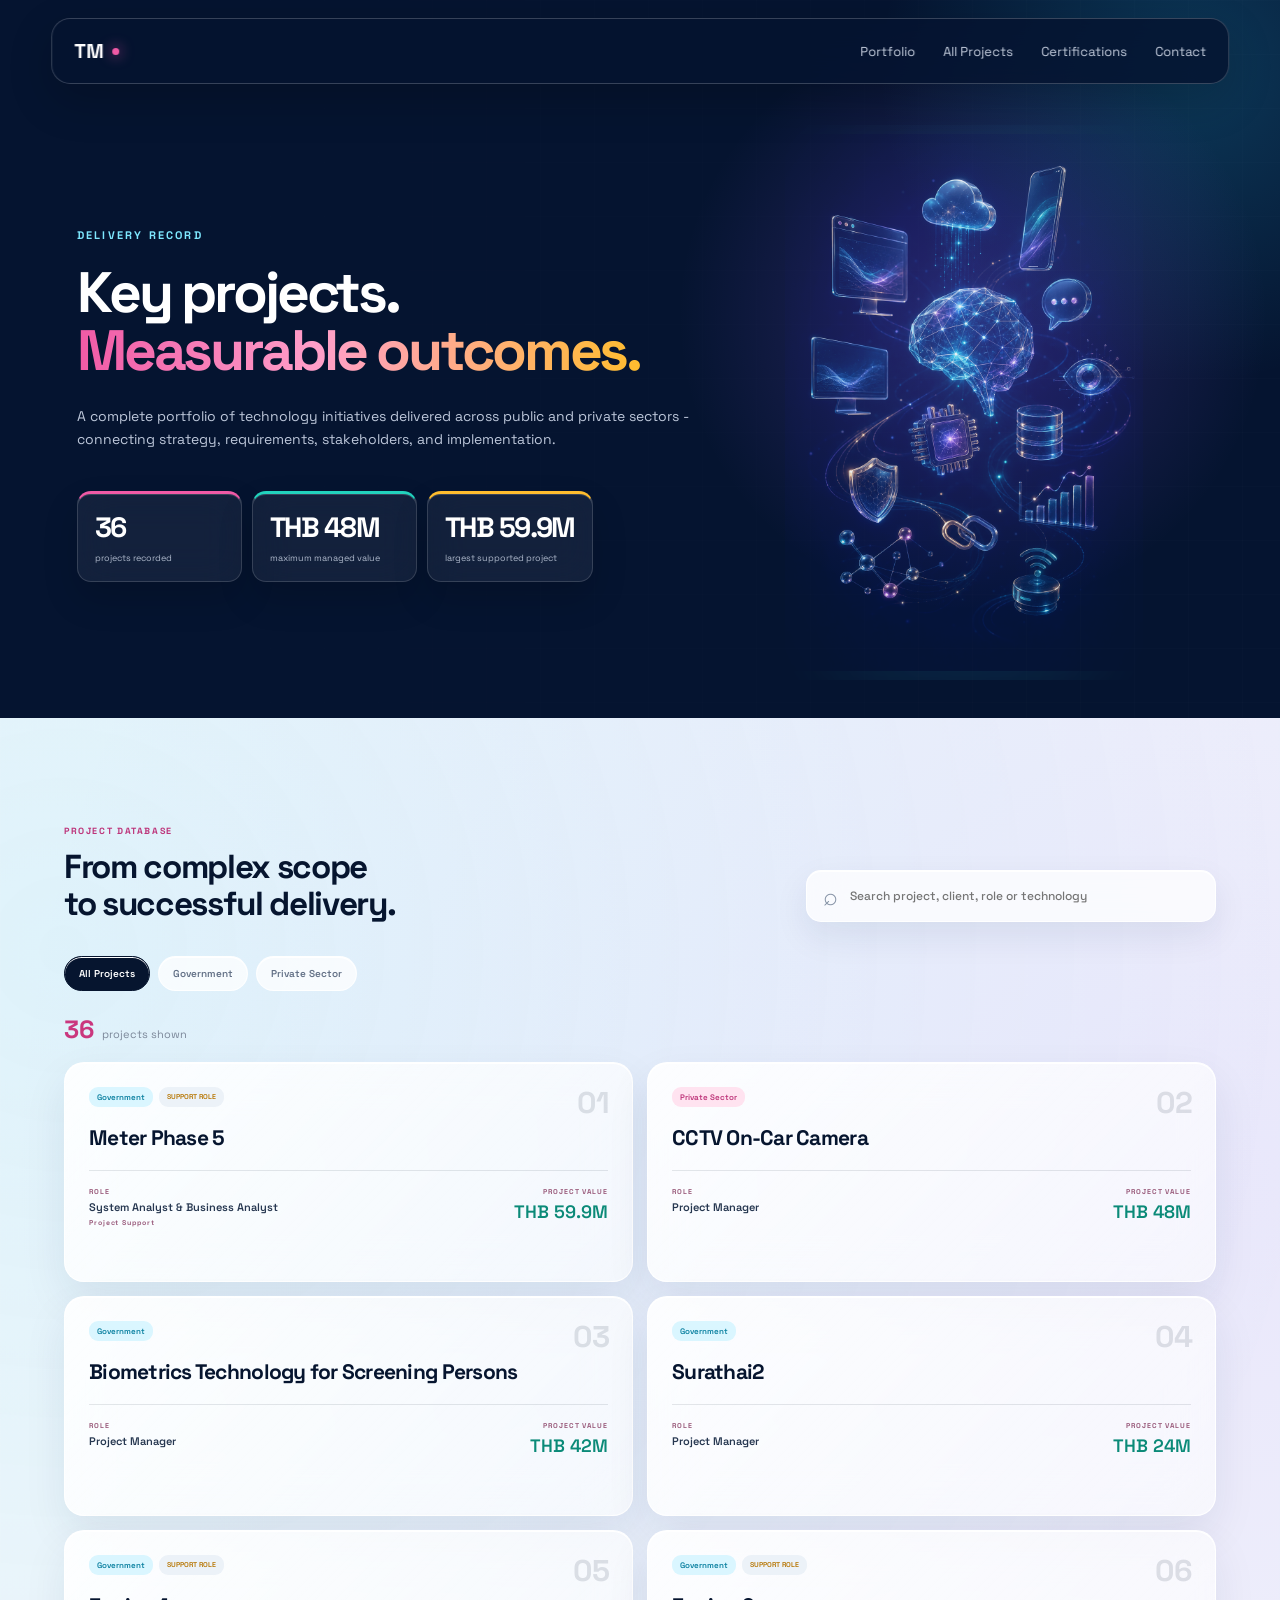
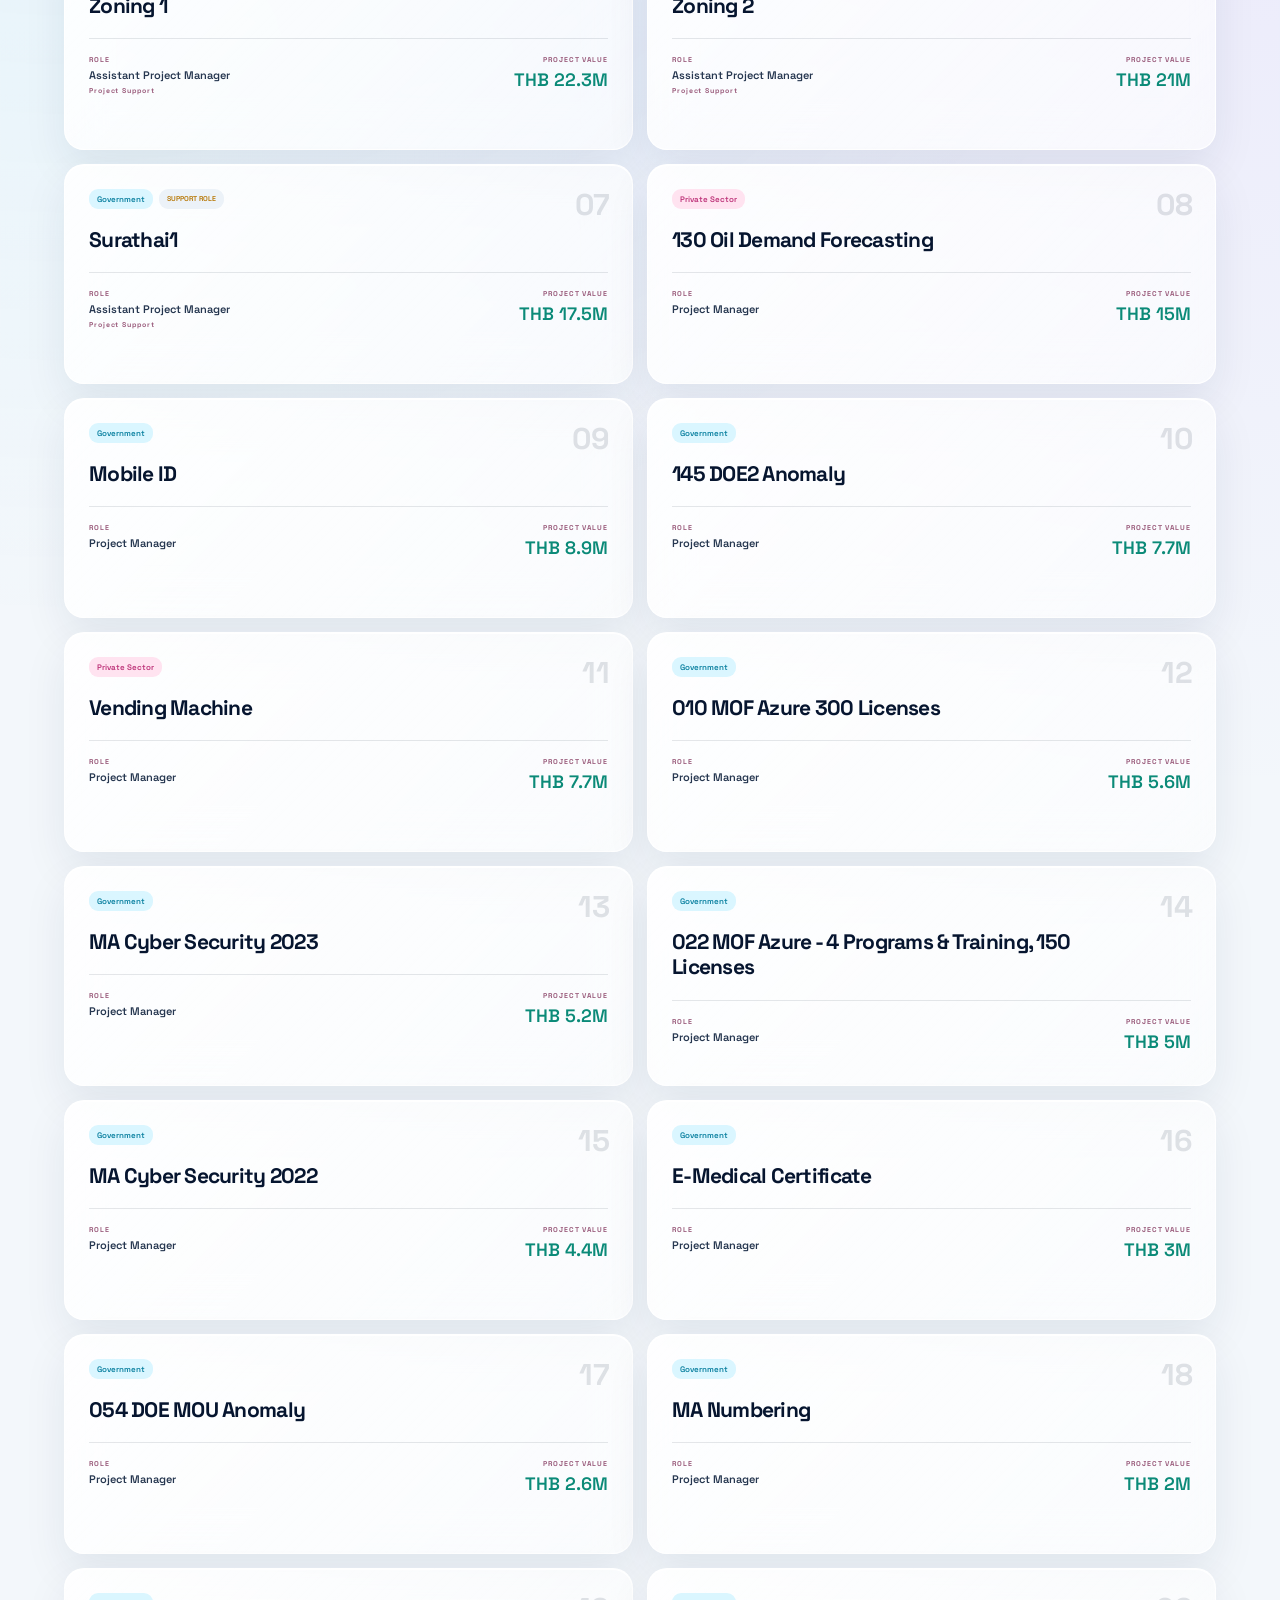
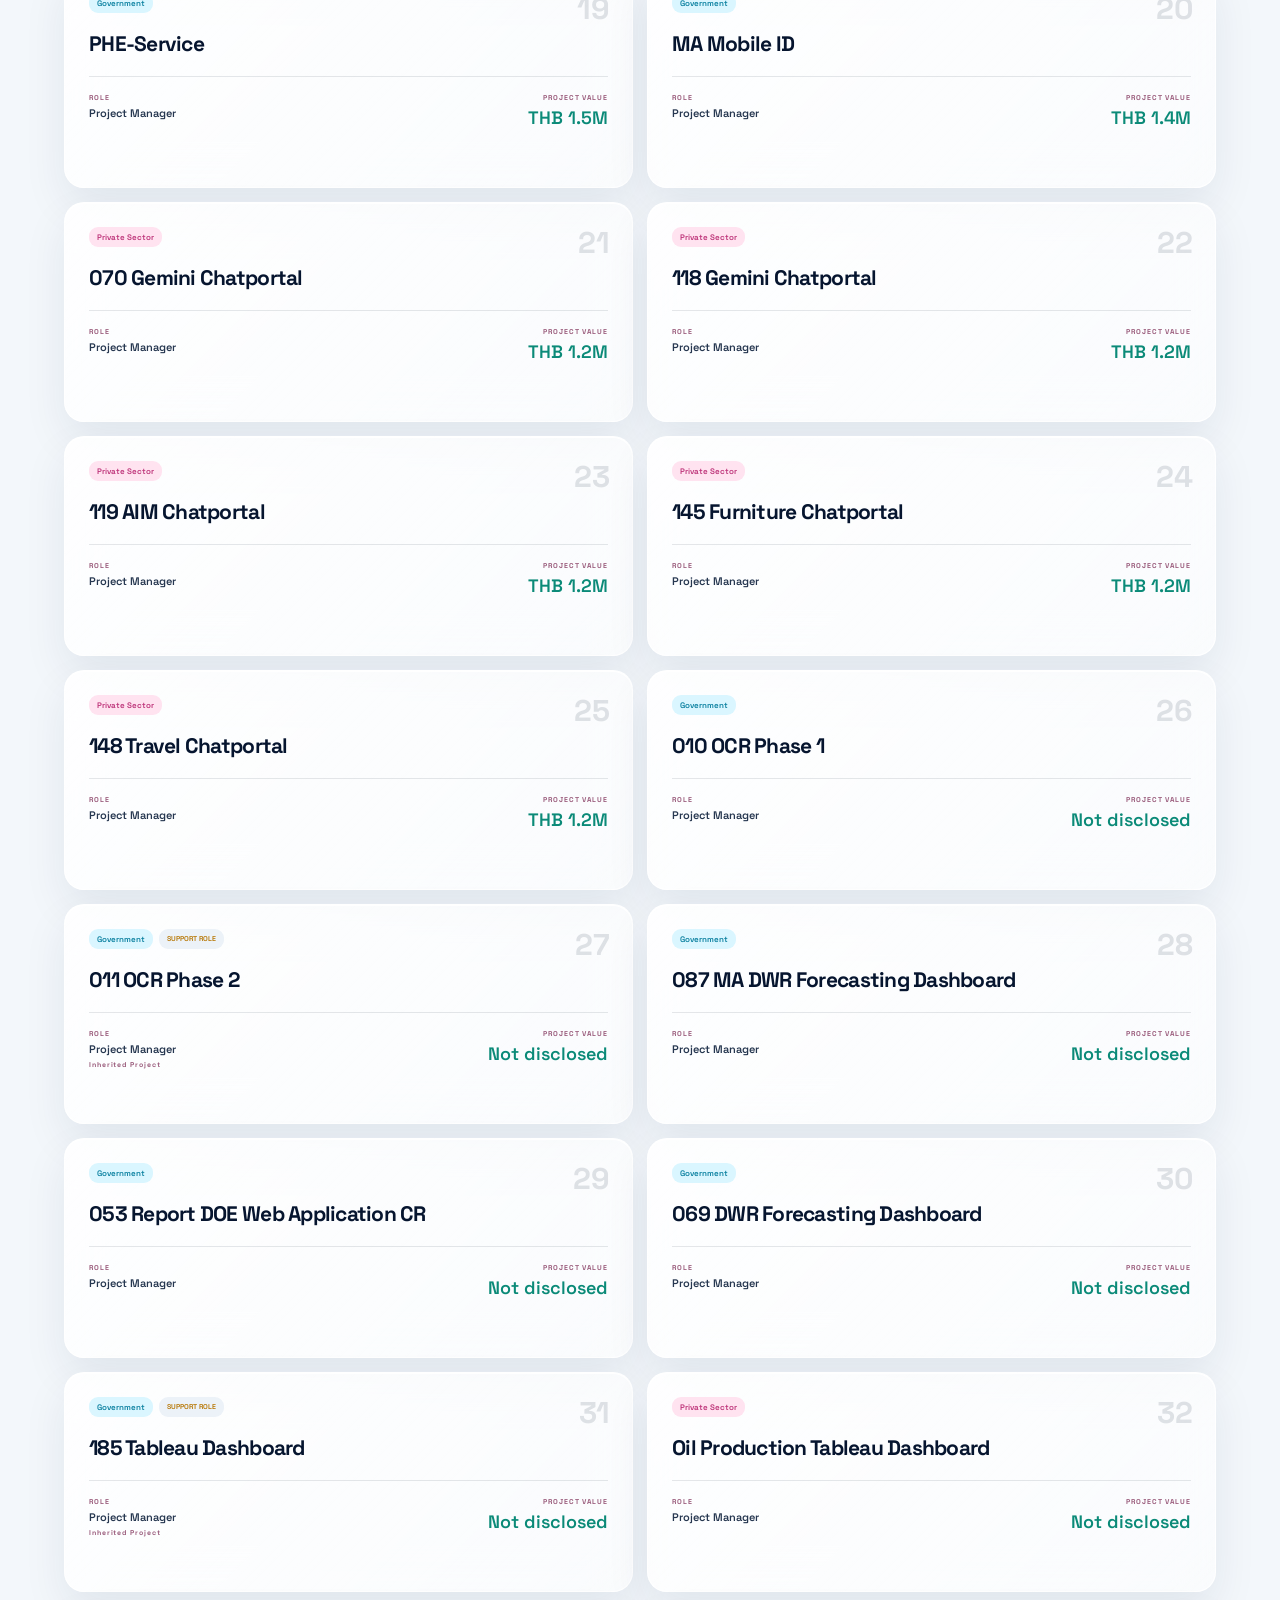
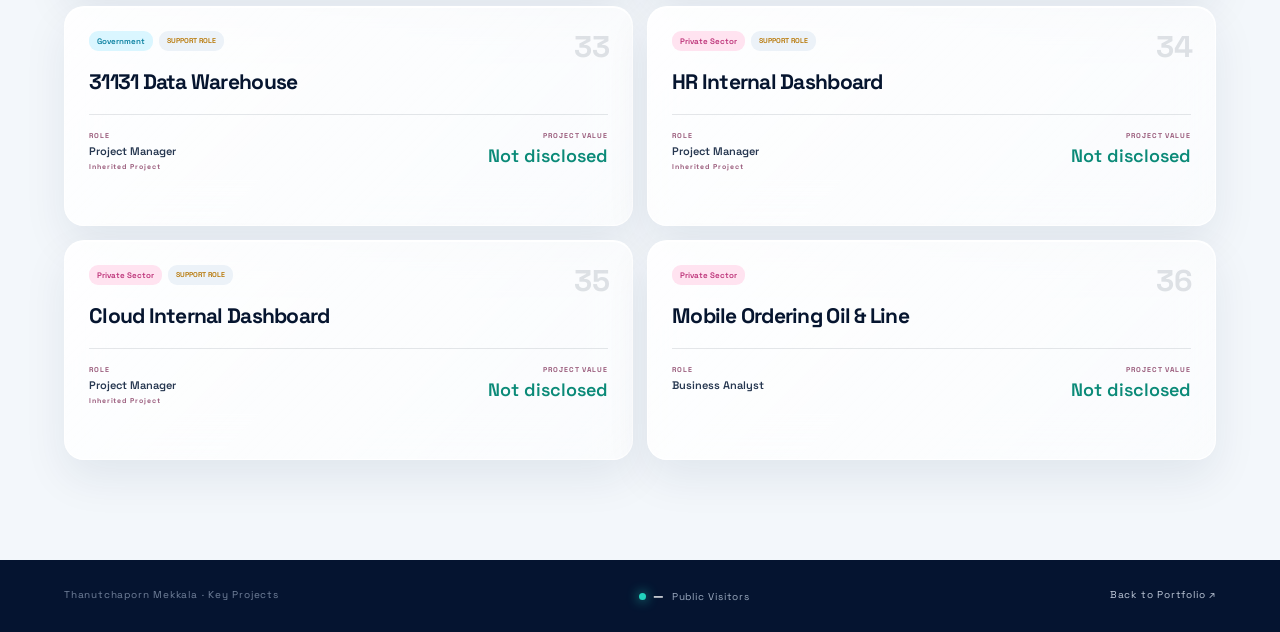
<file: key-projects.html>
<!doctype html>
<html lang="en">
<head>
  <meta charset="UTF-8">
  <meta name="viewport" content="width=device-width, initial-scale=1.0">
  <meta name="description" content="Key project portfolio of Thanutchaporn Mekkala across government and private sectors.">
  <title>Key Projects - Thanutchaporn Mekkala</title>
  <link rel="preconnect" href="https://fonts.googleapis.com">
  <link rel="preconnect" href="https://fonts.gstatic.com" crossorigin>
  <link href="https://fonts.googleapis.com/css2?family=Space+Grotesk:wght@400;500;600;700&display=swap" rel="stylesheet">
  <link rel="stylesheet" href="key-projects.css">
  <style>.project-row{min-height:220px}@media(max-width:650px){.project-row{min-height:230px}}</style>
</head>
<body>
  <header class="kp-nav"><a class="kp-brand" href="index.html"><span>TM</span><i></i></a><nav><a href="index.html">Portfolio</a><a href="#projectCatalog">All Projects</a><a href="certifications.html">Certifications</a><a href="index.html#contact">Contact</a></nav></header>
  <main>
    <section class="kp-hero">
      <div class="kp-grid-bg" aria-hidden="true"></div>
      <div class="kp-hero-copy"><span>DELIVERY RECORD</span><h1>Key projects.<br><em>Measurable outcomes.</em></h1><p>A complete portfolio of technology initiatives delivered across public and private sectors - connecting strategy, requirements, stakeholders, and implementation.</p><div class="kp-stats"><div><strong>36</strong><span>projects recorded</span></div><div><strong>THB 48M</strong><span>maximum managed value</span></div><div><strong>THB 59.9M</strong><span>largest supported project</span></div></div></div>
      <div class="kp-visual tech-delivery-visual"><img src="assets/technology-delivery-constellation.png" alt="Floating AI technology constellation including mobile, web, Windows applications, cloud, data, analytics, cybersecurity, networks, integration, IoT, vision, and chatbot solutions"></div>
    </section>

    <section class="project-catalog" id="projectCatalog">
      <div class="catalog-title"><div><span>PROJECT DATABASE</span><h2>From complex scope<br>to successful delivery.</h2></div><label><span>⌕</span><input type="search" id="projectSearch" placeholder="Search project, client, role or technology"></label></div>
      <div class="project-filters"><button class="active" data-filter="all">All Projects</button><button data-filter="government">Government</button><button data-filter="private">Private Sector</button></div>
      <div class="project-count"><strong id="visibleCount">36</strong><span>projects shown</span></div>
      <div class="projects-list" id="projectsList"></div>
      <p class="empty-state" hidden>No projects match your current search.</p>
    </section>
  </main>
  <footer><span>Thanutchaporn Mekkala · Key Projects</span><span class="visitor-counter"><i></i><b data-visitor-count>—</b> Public Visitors</span><a href="index.html">Back to Portfolio ↗</a></footer>
  <script src="key-projects.js"></script>
  <script src="visitor-counter.js"></script>
</body>
</html>
</file>
<file: styles.css>
:root{--ink:#0a1020;--paper:#f4f2ec;--lime:#c7ff45;--blue:#625bff;--cyan:#75e8ff;--muted:#687080;--line:rgba(10,16,32,.16)}*{box-sizing:border-box}html{scroll-behavior:smooth}body{margin:0;background:var(--paper);color:var(--ink);font-family:"IBM Plex Sans Thai",sans-serif;overflow-x:hidden}.noise{position:fixed;inset:0;pointer-events:none;z-index:20;opacity:.055;background-image:url("data:image/svg+xml,%3Csvg viewBox='0 0 180 180' xmlns='http://www.w3.org/2000/svg'%3E%3Cfilter id='n'%3E%3CfeTurbulence type='fractalNoise' baseFrequency='.8' numOctaves='3' stitchTiles='stitch'/%3E%3C/filter%3E%3Crect width='100%25' height='100%25' filter='url(%23n)' opacity='.7'/%3E%3C/svg%3E")}.nav-wrap{position:fixed;z-index:10;top:0;left:0;right:0;padding:18px 4vw}.nav{max-width:1440px;margin:auto;height:64px;border:1px solid rgba(255,255,255,.28);background:rgba(10,16,32,.78);backdrop-filter:blur(18px);border-radius:18px;display:flex;align-items:center;justify-content:space-between;padding:0 18px;color:#fff;box-shadow:0 15px 45px rgba(5,9,22,.18)}.brand{color:inherit;text-decoration:none;display:flex;align-items:center;gap:8px;font:700 20px "Space Grotesk"}.brand i{width:7px;height:7px;background:var(--lime);border-radius:50%;box-shadow:0 0 16px var(--lime)}.nav-links{display:flex;gap:30px}.nav-links a{color:rgba(255,255,255,.72);text-decoration:none;font-size:14px;transition:.2s}.nav-links a:hover{color:var(--lime)}.lang{border:0;background:rgba(255,255,255,.08);border-radius:20px;color:#fff;padding:5px;display:flex;cursor:pointer}.lang span{font:600 11px "Space Grotesk";padding:7px 9px;border-radius:15px}.lang .active{background:var(--lime);color:var(--ink)}.section{padding:120px max(5vw,24px);max-width:1500px;margin:auto}.hero{max-width:none;min-height:850px;padding-top:155px;background:var(--ink);color:white;position:relative;display:grid;grid-template-columns:1.05fr .95fr;align-items:center;overflow:hidden}.hero:after{content:"";position:absolute;inset:auto 0 0;height:1px;background:linear-gradient(90deg,transparent,var(--cyan),transparent)}.hero-glow{position:absolute;width:700px;height:700px;border-radius:50%;right:-120px;top:20px;background:radial-gradient(circle,rgba(98,91,255,.43),transparent 67%);filter:blur(10px)}.hero-copy{position:relative;z-index:2;max-width:760px}.status{display:inline-flex;align-items:center;gap:8px;padding:8px 12px;border:1px solid rgba(255,255,255,.18);border-radius:30px;font-size:12px;color:#dce3f5}.status span{width:8px;height:8px;border-radius:50%;background:var(--lime);box-shadow:0 0 14px var(--lime);animation:pulse 1.8s infinite}.status b{font-weight:500}.eyebrow{margin:28px 0 10px;font:600 12px "Space Grotesk";letter-spacing:.2em;color:var(--lime)}h1,h2{font-family:"Space Grotesk","IBM Plex Sans Thai",sans-serif;letter-spacing:-.055em;margin:0;line-height:1.02}h1{font-size:clamp(56px,6.4vw,108px)}h1 em,h2 em{font-style:normal;color:transparent;-webkit-text-stroke:1px rgba(255,255,255,.75)}.hero-intro{font-size:clamp(16px,1.4vw,21px);line-height:1.7;color:#aeb8ce;max-width:660px;margin:28px 0}.hero-actions{display:flex;gap:12px;margin:35px 0 50px}.btn{min-height:54px;padding:0 21px;display:inline-flex;align-items:center;justify-content:center;gap:30px;border-radius:8px;color:#fff;text-decoration:none;font-weight:600}.btn.primary{background:var(--lime);color:var(--ink)}.btn.primary b{font-size:22px}.btn.ghost{border:1px solid rgba(255,255,255,.24)}.trusted{display:flex;align-items:center;gap:18px;flex-wrap:wrap;color:#738098;font-size:12px}.trusted b{font:500 11px "Space Grotesk";letter-spacing:.08em;color:#c4cbdb}.hero-visual{position:relative;height:650px;z-index:2}.portrait-card{position:absolute;inset:70px 12% 35px 13%;border-radius:230px 230px 26px 26px;overflow:hidden;border:1px solid rgba(255,255,255,.25);background:#111c38;box-shadow:0 50px 100px rgba(0,0,0,.5)}.portrait-card:after{content:"";position:absolute;inset:0;background:linear-gradient(180deg,transparent 50%,rgba(8,14,29,.8))}.portrait-card img{width:100%;height:100%;object-fit:cover;transform:scale(1.22)}.scan-line{position:absolute;z-index:2;top:0;left:0;right:0;height:1px;background:var(--cyan);box-shadow:0 0 20px var(--cyan);animation:scan 5s ease-in-out infinite}.portrait-tag{position:absolute;z-index:3;left:22px;bottom:22px;background:rgba(10,16,32,.72);backdrop-filter:blur(12px);padding:12px 18px;border:1px solid rgba(255,255,255,.2);border-radius:12px}.portrait-tag small{display:block;color:#aeb8ce}.portrait-tag strong{font:700 38px "Space Grotesk";color:var(--lime)}.portrait-tag span{margin-left:6px}.mini-card{position:absolute;z-index:4;padding:14px 18px;background:rgba(245,245,240,.94);color:var(--ink);border-radius:12px;box-shadow:0 20px 50px rgba(0,0,0,.3);display:flex;align-items:center;gap:9px}.mini-card span{font:700 30px "Space Grotesk"}.mini-card small{max-width:78px;line-height:1.2}.card-a{right:2%;top:25%}.card-b{left:3%;bottom:15%}.orbit{position:absolute;border:1px solid rgba(117,232,255,.22);border-radius:50%;inset:20px 4%}.orbit-b{inset:8% 0 3% 17%;transform:rotate(22deg)}.spark{position:absolute;width:40%;bottom:5%;right:-1%;overflow:visible}.spark path{fill:none;stroke:var(--lime);stroke-width:2}.spark circle{fill:var(--lime);filter:drop-shadow(0 0 7px var(--lime))}.metrics{display:grid;grid-template-columns:repeat(4,1fr);border-bottom:1px solid var(--line);background:white}.metric{padding:55px 4vw;border-right:1px solid var(--line)}.metric:last-child{border:0}.metric .num{font:700 clamp(48px,5vw,78px) "Space Grotesk";letter-spacing:-.06em}.metric sup{font:700 30px "Space Grotesk";color:var(--blue)}.metric p{color:var(--muted);max-width:180px;line-height:1.4}.intro-grid{display:grid;grid-template-columns:1fr 3fr;gap:50px}.section-label{display:flex;align-items:flex-start;gap:13px}.section-label span{font:600 11px "Space Grotesk";background:var(--ink);color:white;border-radius:20px;padding:5px 8px}.section-label p{margin:0;font-weight:600}.statement>p{font-size:clamp(35px,4.6vw,70px);line-height:1.2;letter-spacing:-.045em;margin:0}.statement mark{background:linear-gradient(transparent 62%,var(--lime) 62%);color:inherit}.statement small{display:block;max-width:750px;color:var(--muted);font-size:18px;line-height:1.8;margin:35px 0 0 auto}.section-head{display:grid;grid-template-columns:1fr 2fr;align-items:end;margin-bottom:70px}.section-head h2{font-size:clamp(46px,6vw,86px)}.experience{background:#fff;max-width:none}.experience>*{max-width:1360px;margin-left:auto;margin-right:auto}.timeline{border-top:1px solid var(--line)}.job{display:grid;grid-template-columns:220px 1fr;padding:35px 0;border-bottom:1px solid var(--line);transition:.25s}.job:hover{padding-left:18px;background:linear-gradient(90deg,rgba(199,255,69,.2),transparent)}.job.featured{border-top:5px solid var(--blue)}.when{font:500 13px "Space Grotesk";color:var(--blue);padding-top:7px}.job h3{margin:0;font:600 clamp(22px,2.4vw,34px) "Space Grotesk";letter-spacing:-.03em}.company{font-weight:600;margin:5px 0 13px!important;color:var(--blue)!important}.job p{color:var(--muted);line-height:1.7;max-width:920px;margin:0}.tags{display:flex;gap:8px;margin-top:17px}.tags span{padding:6px 10px;border:1px solid var(--line);font:500 10px "Space Grotesk";border-radius:20px}.expertise{max-width:none;background:var(--ink);color:white}.expertise>*{max-width:1360px;margin-left:auto;margin-right:auto}.expertise .section-label span{background:var(--lime);color:var(--ink)}.capability-grid{display:grid;grid-template-columns:repeat(4,1fr);border:1px solid rgba(255,255,255,.14)}.capability{padding:30px;min-height:350px;border-right:1px solid rgba(255,255,255,.14);position:relative;transition:.3s}.capability:last-child{border:0}.capability:hover{background:var(--blue);transform:translateY(-8px)}.capability>b{font:500 11px "Space Grotesk";color:#7d879d}.cap-icon{font:400 65px "Space Grotesk";color:var(--lime);margin:35px 0}.capability h3{font:600 21px "Space Grotesk"}.capability p{color:#9ca7bc;line-height:1.65}.capability:hover p{color:#d9dcff}.tools{display:flex;flex-wrap:wrap;gap:8px;margin-top:25px}.tools span{font:500 11px "Space Grotesk";letter-spacing:.05em;border:1px solid rgba(255,255,255,.16);padding:9px 13px;border-radius:4px;color:#aeb8ce}.learning{display:grid;grid-template-columns:1fr 2fr 1.25fr;gap:50px;align-items:start}.education{position:relative;border-top:5px solid var(--blue);padding-top:28px}.education span,.certs>p{font:500 11px "Space Grotesk";letter-spacing:.1em;color:var(--blue)}.education h3{font-size:clamp(26px,3vw,43px);line-height:1.15;margin:24px 0 14px}.education p{color:var(--muted)}.degree{position:absolute;right:0;top:20px;font:700 70px "Space Grotesk";color:rgba(98,91,255,.08)}.certs{border-top:1px solid var(--line);padding-top:20px}.certs div{display:flex;flex-direction:column}.certs span{padding:14px 0;border-bottom:1px solid var(--line);font-size:14px}.training{max-width:none;background:var(--lime);display:grid;grid-template-columns:.8fr 1.2fr;gap:70px;align-items:center}.training-copy span{font:600 11px "Space Grotesk";letter-spacing:.16em}.training-copy h2{font-size:clamp(44px,5vw,74px);margin:18px 0 25px}.training-copy p{max-width:540px;line-height:1.7}.training-gallery{display:grid;grid-template-columns:1.1fr .9fr;grid-template-rows:220px 190px;gap:10px;transform:rotate(1.5deg)}.training-gallery img{width:100%;height:100%;object-fit:cover;border-radius:8px;filter:saturate(.75);box-shadow:0 14px 30px rgba(10,16,32,.15)}.training-gallery img:first-child{grid-row:1/3}.contact{text-align:center;background:var(--ink);color:white;max-width:none;padding-top:150px}.contact h2{font-size:clamp(55px,8vw,120px)}.contact-row{max-width:1000px;margin:80px auto 0;border-top:1px solid rgba(255,255,255,.18)}.contact-row a{display:flex;justify-content:space-between;color:#abb5ca;text-decoration:none;font:500 clamp(16px,2vw,27px) "Space Grotesk";padding:20px;border-bottom:1px solid rgba(255,255,255,.18);transition:.2s}.contact-row a:hover{color:var(--lime);padding-left:30px}footer{background:var(--ink);color:#68738a;padding:25px max(5vw,24px);display:flex;justify-content:space-between;border-top:1px solid rgba(255,255,255,.1);font:500 10px "Space Grotesk";letter-spacing:.1em}footer a{color:#aeb8ce;text-decoration:none}footer i{font-style:normal}.reveal{opacity:0;transform:translateY(28px);transition:opacity .7s ease,transform .7s ease}.reveal.visible{opacity:1;transform:none}@keyframes pulse{50%{opacity:.4;transform:scale(.7)}}@keyframes scan{0%,100%{top:5%}50%{top:95%}}@media(max-width:900px){.nav-links{display:none}.hero{grid-template-columns:1fr;padding-top:140px}.hero-visual{height:600px}.metrics{grid-template-columns:1fr 1fr}.metric:nth-child(2){border-right:0}.intro-grid,.section-head,.learning{grid-template-columns:1fr}.section-label{margin-bottom:35px}.job{grid-template-columns:150px 1fr}.capability-grid{grid-template-columns:1fr 1fr}.capability:nth-child(2){border-right:0}.training{grid-template-columns:1fr}.training-gallery{grid-template-rows:180px 160px}}@media(max-width:600px){.section{padding:90px 20px}.hero{padding-top:130px}.hero-actions{flex-direction:column;align-items:stretch}.hero-visual{height:490px}.portrait-card{inset:60px 7% 20px}.mini-card{transform:scale(.82)}.card-a{right:-6%}.card-b{left:-5%}.metrics{grid-template-columns:1fr 1fr}.metric{padding:35px 20px}.metric .num{font-size:48px}.metric p{font-size:12px}.intro-grid{gap:0}.statement small{font-size:16px}.job{grid-template-columns:1fr;gap:10px}.when{padding:0}.capability-grid{grid-template-columns:1fr}.capability{border-right:0;border-bottom:1px solid rgba(255,255,255,.14);min-height:290px}.training-gallery{grid-template-columns:1fr 1fr;grid-template-rows:180px 130px}.training-gallery img:first-child{grid-row:auto;grid-column:1/3}.contact-row a{font-size:14px;padding-left:0;padding-right:0}footer{flex-direction:column;gap:12px}}
</file>
<file: polish.css>
/* Final typography tuning after browser-based visual QA. */
h1 { font-size: clamp(48px, 4.45vw, 70px); }

/* Color-led redesign inspired by the visual language of the supplied CV. */
:root { --gold: #ffbd2e; --magenta: #f05aa6; --violet: #9b5cff; --sky: #28c7f7; --teal: #22d2bd; --coral: #ff725e; }
.nav { background: rgba(5, 20, 48, .84); border-color: rgba(255,255,255,.18); }
.brand span { letter-spacing: -.04em; }
.brand i { background: var(--magenta); box-shadow: 0 0 16px var(--magenta); }
.hero { min-height: 900px; padding-top: 130px; padding-bottom: 45px; background: radial-gradient(circle at 76% 40%, rgba(240,90,166,.17), transparent 24%), radial-gradient(circle at 90% 5%, rgba(40,199,247,.18), transparent 23%), #051430; }
.hero-copy { max-width: 850px; }
.hero:before { content: ""; position: absolute; inset: 0; opacity: .22; background-image: linear-gradient(rgba(255,255,255,.045) 1px, transparent 1px), linear-gradient(90deg, rgba(255,255,255,.045) 1px, transparent 1px); background-size: 54px 54px; mask-image: linear-gradient(90deg, transparent, #000); }
.hero-glow { background: radial-gradient(circle, rgba(240,90,166,.32), rgba(155,92,255,.16) 40%, transparent 70%); }
.status span { background: var(--teal); box-shadow: 0 0 14px var(--teal); }
.eyebrow { color: #79def9; font-size: 14px; font-weight: 700; letter-spacing: .17em; }
h1 em { -webkit-text-stroke: 0; color: transparent; background: linear-gradient(90deg, var(--magenta), #ff98c9 42%, var(--gold)); -webkit-background-clip: text; background-clip: text; }
.hero-intro { max-width: 690px; color: #c4cbda; }
.hero-summary { display: grid; gap: 10px; margin: 27px 0 30px; }
.hero-summary { max-width: 830px; }
.hero-summary p { position: relative; margin: 0; padding-left: 22px; color: #c8d1e1; font-size: 14px; line-height: 1.55; }
.hero-summary p:before { content: ""; position: absolute; left: 0; top: .6em; width: 8px; height: 8px; border-radius: 3px; background: var(--magenta); transform: rotate(45deg); box-shadow: 0 0 12px rgba(240,90,166,.4); }
.hero-summary p:nth-child(2):before { background: var(--sky); box-shadow: 0 0 12px rgba(40,199,247,.4); }
.hero-summary p:nth-child(3):before { background: var(--gold); box-shadow: 0 0 12px rgba(255,189,46,.4); }
.hero-summary p:nth-child(4):before { background: var(--teal); box-shadow: 0 0 12px rgba(34,210,189,.4); }
@media (min-width: 1001px) {
  .hero h1 em { white-space: nowrap; }
  .hero-summary p:nth-child(2) { white-space: nowrap; font-size: 13px; }
}
.trusted { display: block; max-width: 720px; }
.trusted > span { display: block; margin-bottom: 10px; color: #7f8ba1; font: 600 10px "Space Grotesk",sans-serif; letter-spacing: .12em; text-transform: uppercase; }
.hero-tech-list { display: flex; flex-wrap: wrap; gap: 6px; }
.hero-tech-list b { padding: 5px 9px; border: 1px solid rgba(255,255,255,.13); border-radius: 13px; background: rgba(255,255,255,.055); color: #c8d2e4; font: 500 9px "Space Grotesk",sans-serif; letter-spacing: .02em; }
.hero-tech-list b:nth-child(5n+1) { border-color: rgba(240,90,166,.35); color: #ff9bc8; }.hero-tech-list b:nth-child(5n+2) { border-color: rgba(155,92,255,.4); color: #c9a4ff; }.hero-tech-list b:nth-child(5n+3) { border-color: rgba(40,199,247,.4); color: #85e5ff; }.hero-tech-list b:nth-child(5n+4) { border-color: rgba(34,210,189,.4); color: #83f0e2; }.hero-tech-list b:nth-child(5n+5) { border-color: rgba(255,189,46,.4); color: #ffd77c; }
.btn.primary { background: linear-gradient(135deg, var(--magenta), #ff83bd); color: #fff; box-shadow: 0 12px 30px rgba(240,90,166,.24); }
.btn.primary:hover { transform: translateY(-2px); }
.client-portfolio-simple { display: flex; align-items: center; flex-wrap: wrap; gap: 12px 18px; max-width: 760px; margin-top: 36px; color: #c8d1e2; }
.client-portfolio-simple span { color: #75839b; font-size: 11px; }
.client-portfolio-simple b { position: relative; color: #dbe3f1; font: 600 11px "Space Grotesk",sans-serif; letter-spacing: .04em; }
.client-portfolio-simple b:not(:last-child):after { content: "·"; position: absolute; right: -11px; color: #40506b; }
.hero-visual { height: 670px; }
.hero-stat-grid { position: absolute; z-index: 5; top: 0; left: 0; right: 0; display: grid; grid-template-columns: repeat(4,1fr); gap: 7px; }
.hero-stat-grid div { min-width: 0; min-height: 105px; padding: 13px 11px; display: flex; flex-direction: column; justify-content: center; border: 1px solid rgba(255,255,255,.13); border-top: 4px solid var(--magenta); border-radius: 15px; background: rgba(255,255,255,.075); backdrop-filter: blur(12px); }
.hero-stat-grid div:nth-child(2) { border-top-color: var(--violet); }.hero-stat-grid div:nth-child(3) { border-top-color: var(--teal); }.hero-stat-grid div:nth-child(4) { border-top-color: var(--sky); }.hero-stat-grid div:nth-child(5) { border-top-color: var(--gold); }.hero-stat-grid div:nth-child(6) { border-top-color: var(--magenta); }.hero-stat-grid div:nth-child(7) { border-top-color: var(--sky); }.hero-stat-grid div:nth-child(8) { border-top-color: var(--teal); }
.hero-stat-grid strong { color: #fff; font: 700 clamp(26px,2.4vw,40px) "Space Grotesk",sans-serif; letter-spacing: -.06em; }
.hero-stat-grid strong sup { color: var(--magenta); font-size: .5em; }
.hero-stat-grid span { color: #aeb8ce; font-size: 10px; line-height: 1.25; }
.hero-stat-grid .stat-achievement { flex-direction: row; align-items: center; justify-content: flex-start; gap: 9px; }
.stat-achievement i { width: 35px; height: 35px; display: grid; place-items: center; flex: 0 0 auto; border-radius: 10px; }
.stat-achievement i svg { width: 23px; height: 23px; fill: none; stroke: currentColor; stroke-width: 2.5; stroke-linecap: round; stroke-linejoin: round; }
.stat-achievement span { font-size: 8px; line-height: 1.3; }
.stat-achievement span b { display: block; margin-bottom: 4px; color: #fff; font: 600 11px "Space Grotesk",sans-serif; }
.stat-quality i { color: #ff86bc; background: rgba(240,90,166,.15); }.stat-certified i { color: #80e1fa; background: rgba(40,199,247,.14); }.stat-leadership i { color: #77e7d9; background: rgba(34,210,189,.14); }
.portrait-card { inset: 135px 17% 116px 19%; border-radius: 32px; border: 5px solid rgba(255,255,255,.92); background: #e98aaf; box-shadow: 18px 18px 0 rgba(40,199,247,.5), -12px -12px 0 rgba(255,189,46,.7), 0 40px 80px rgba(0,0,0,.38); }
.portrait-card:before { content:""; position:absolute; z-index:6; inset:0; padding:4px; pointer-events:none; border-radius:inherit; background:conic-gradient(from var(--portrait-angle),transparent 0 68%,rgba(40,199,247,.12) 74%,#28c7f7 80%,#f05aa6 87%,#ffbd2e 94%,transparent 100%); -webkit-mask:linear-gradient(#000 0 0) content-box,linear-gradient(#000 0 0); -webkit-mask-composite:xor; mask-composite:exclude; filter:drop-shadow(0 0 7px rgba(40,199,247,.9)); animation:portraitBorderOrbit 3.8s linear infinite; }
.portrait-card img { transform: none; object-position: center center; }
.portrait-card:after { background: linear-gradient(180deg, transparent 72%, rgba(5,20,48,.5)); }
.hero-education { position: absolute; z-index: 7; left: 18px; right: 18px; bottom: 18px; min-height: 72px; padding: 10px 14px; display: flex; align-items: center; gap: 12px; border: 1px solid rgba(255,255,255,.72); border-left: 5px solid var(--magenta); border-radius: 15px; background: rgba(255,255,255,.9); -webkit-backdrop-filter: blur(14px); backdrop-filter: blur(14px); box-shadow: 0 16px 38px rgba(0,0,0,.25); }
.education-icon { width: 45px; height: 45px; display: grid; place-items: center; flex: 0 0 auto; border-radius: 12px; background: linear-gradient(135deg,#ffe0ee,#f3dcff); color: #d73b84; }
.education-icon svg { width: 28px; height: 28px; fill: none; stroke: currentColor; stroke-width: 2.4; stroke-linecap: round; stroke-linejoin: round; }
.hero-education small { display: block; margin-bottom: 2px; color: #9b4b76; font: 700 7px "Space Grotesk",sans-serif; letter-spacing: .14em; }
.hero-education strong { display: block; color: #071a3a; font: 600 clamp(10px,.72vw,12px) "Space Grotesk",sans-serif; line-height: 1.25; white-space: nowrap; }
.hero-education span { display: block; margin-top: 3px; color: #758096; font-size: 9px; }
.scan-line,.orbit,.spark { display: none; }
.portrait-tag { background: rgba(5,20,48,.82); border-color: rgba(255,255,255,.24); }
.portrait-tag strong { color: var(--gold); }
.mini-card { border: 1px solid rgba(5,20,48,.08); }
.card-a { border-left: 5px solid var(--teal); }.card-b { border-left: 5px solid var(--violet); }
.metrics { position: relative; z-index: 2; box-shadow: 0 -20px 50px rgba(5,20,48,.08); }
.metric { position: relative; overflow: hidden; }
.metric:before { content: ""; position: absolute; top: 0; left: 0; width: 100%; height: 5px; background: var(--magenta); }
.metric:nth-child(2):before { background: var(--violet); }.metric:nth-child(3):before { background: var(--sky); }.metric:nth-child(4):before { background: var(--gold); }
.metric:nth-child(1) .num,.metric:nth-child(1) sup { color: #d93685; }.metric:nth-child(2) .num { color: #7144d9; }.metric:nth-child(3) .num { color: #098fb8; }.metric:nth-child(4) .num { color: #ce8300; }
.achievement-band { padding: 56px max(5vw,24px) 68px; background: #fff; border-bottom: 1px solid rgba(5,20,48,.1); }
.achievement-band > * { max-width: 1360px; margin-left: auto; margin-right: auto; }
.achievement-title { display: flex; align-items: baseline; gap: 18px; margin-bottom: 28px; }
.achievement-title span { color: #c42b78; font: 700 10px "Space Grotesk",sans-serif; letter-spacing: .16em; }
.achievement-title h2 { color: #071a3a; font-size: clamp(34px,4vw,56px); }
.achievement-list { display: grid; grid-template-columns: repeat(5,1fr); border: 1px solid rgba(5,20,48,.1); border-radius: 20px; overflow: hidden; }
.achievement-item { min-height: 260px; padding: 24px 20px; border-right: 1px solid rgba(5,20,48,.1); background: #fff; }
.achievement-item:last-child { border-right: 0; }
.achievement-icon { width: 64px; height: 64px; display: grid; place-items: center; margin-bottom: 25px; border-radius: 18px; }
.achievement-icon svg { width: 38px; height: 38px; fill: none; stroke: currentColor; stroke-width: 2.5; stroke-linecap: round; stroke-linejoin: round; }
.achievement-item strong { display: block; min-height: 45px; color: #071a3a; font: 600 18px "Space Grotesk",sans-serif; line-height: 1.25; }
.achievement-item p { margin: 9px 0 0; color: #6d7688; font-size: 12px; line-height: 1.55; }
.achievement-scale .achievement-icon { color: #ce8300; background: #fff0c9; }.achievement-quality .achievement-icon { color: #d6307e; background: #ffe0ee; }.achievement-sector .achievement-icon { color: #7044d8; background: #ece4ff; }.achievement-certified .achievement-icon { color: #078faf; background: #d9f4ff; }.achievement-team .achievement-icon { color: #078c7f; background: #d5f8f2; }
.statement p { color: #071a3a; }
.statement > p { font-size: clamp(28px,3.5vw,52px); line-height: 1.22; }
.statement small { font-size: 16px; line-height: 1.75; }
.degree-entry { position: relative; z-index: 1; }
.degree-entry + .degree-entry { margin-top: 34px; padding-top: 27px; border-top: 1px solid rgba(5,20,48,.12); }
.education .degree-entry h3 { font-size: clamp(24px,2.5vw,36px); margin: 19px 0 11px; }
.education .degree-entry h3 small { color: #657084; font: 500 .52em "Space Grotesk",sans-serif; letter-spacing: 0; }
.education .degree-entry p { max-width: 520px; font-size: 13px; line-height: 1.5; }
.education .degree > small { font-size: .55em; }
.section-label span { background: linear-gradient(135deg, var(--violet), var(--magenta)); }
.project-showcase { max-width: none; background: #eef5fa; position: relative; overflow: hidden; }
.project-showcase:before { content: ""; position: absolute; width: 430px; height: 430px; right: -160px; top: -180px; border-radius: 50%; background: rgba(40,199,247,.1); }
.project-showcase > * { position: relative; max-width: 1360px; margin-left: auto; margin-right: auto; }
.project-showcase .section-head { grid-template-columns: 1fr 2.2fr; }
.project-showcase .section-head h2 { font-size: clamp(25px,2.8vw,39px); line-height: 1.12; }
.section-intro { max-width: 700px; color: var(--muted); font-size: 13px; line-height: 1.6; }
.project-grid { display: grid; grid-template-columns: repeat(3,1fr); gap: 18px; }
.project-card { min-width: 0; min-height: 350px; padding: 28px; display: flex; flex-direction: column; border: 1px solid rgba(5,20,48,.08); border-radius: 22px; background: rgba(255,255,255,.9); box-shadow: 0 15px 40px rgba(5,20,48,.06); transition: transform .28s, box-shadow .28s; }
.project-card:hover { transform: translateY(-8px); box-shadow: 0 24px 55px rgba(5,20,48,.12); }
.project-icon,.cap-icon { width: 68px; height: 68px; display: grid; place-items: center; border-radius: 20px; }
.project-icon svg,.cap-icon svg { width: 38px; height: 38px; fill: none; stroke: currentColor; stroke-width: 2.5; stroke-linecap: round; stroke-linejoin: round; }
.project-card > span { display: block; margin-top: 34px; font: 700 10px "Space Grotesk",sans-serif; letter-spacing: .14em; }
.project-card h3 { margin: 10px 0 14px; color: #061936; font: 600 25px "Space Grotesk",sans-serif; letter-spacing: -.035em; }
.project-card p { min-height: 48px; margin: 0; color: #637084; font-size: 14px; line-height: 1.65; }
.project-examples { margin: 10px 0 16px; padding: 14px 14px 14px 30px; border-radius: 12px; background: rgba(5,20,48,.035); color: #526077; font-size: 11px; line-height: 1.55; }
.project-examples li + li { margin-top: 5px; }
.project-examples li::marker { color: var(--violet); }
.project-ai .project-examples li::marker { color: #a231dd; }.project-security .project-examples li::marker { color: #ed438f; }.project-data .project-examples li::marker { color: #079c8d; }.project-cloud .project-examples li::marker { color: #098fbe; }.project-iot .project-examples li::marker { color: #e2563f; }
.project-examples em { display: inline-block; margin-left: 4px; padding: 2px 5px; border-radius: 5px; background: #ffe4df; color: #c94331; font-size: 8px; font-style: normal; font-weight: 700; text-transform: uppercase; }
.project-card small { display: block; padding-top: 17px; border-top: 1px solid rgba(5,20,48,.1); color: #7d8797; font-weight: 600; }
.project-card > small { width: 100%; min-height: 52px; margin-top: auto; display: flex; align-items: center; padding-top: 14px; }
.project-ai .project-icon { color: #a231dd; background: #f1ddff; }.project-ai > span { color: #a231dd; }
.project-gov .project-icon { color: #d88b00; background: #fff0c9; }.project-gov > span { color: #bd7600; }
.project-gov { grid-column: span 1; }
.project-gov .project-icon { width: 58px; height: 58px; }
.project-gov > span { margin-top: 17px; }
.project-gov > p { min-height: 48px; margin-bottom: 0; font-size: 12px; }
.agency-list { width: 100%; min-width: 0; display: grid; grid-template-columns: repeat(6,minmax(0,1fr)); gap: 5px; margin: 10px 0 12px; }
.agency-list > div { min-width: 0; min-height: 76px; padding: 5px 3px; display: flex; flex-direction: column; align-items: center; justify-content: center; gap: 5px; border: 1px solid rgba(216,139,0,.16); border-radius: 9px; background: #fffaf0; overflow: hidden; }
.agency-list i { width: 35px; height: 35px; display: grid; place-items: center; flex: 0 0 auto; border-radius: 9px; background: linear-gradient(135deg,#ffcf58,#ffab35); color: #543400; font: 700 8px "Space Grotesk",sans-serif; font-style: normal; }
.agency-list img { width: 31px; height: 31px; padding: 2px; flex: 0 0 auto; object-fit: contain; border-radius: 8px; background: #fff; box-shadow: 0 3px 10px rgba(5,20,48,.09); }
.agency-list > div:nth-child(3n+2) i { background: linear-gradient(135deg,#ff9cca,#ed5b9c); color: #fff; }.agency-list > div:nth-child(3n+3) i { background: linear-gradient(135deg,#62daf8,#1aaed6); color: #fff; }
.agency-list b { max-width: 100%; color: #425069; font-size: 6px; font-weight: 600; line-height: 1.1; text-align: center; overflow-wrap: anywhere; }
.project-security .project-icon { color: #ed438f; background: #ffe0ee; }.project-security > span { color: #d53079; }
.project-data .project-icon { color: #079c8d; background: #d5f8f2; }.project-data > span { color: #078c7f; }
.project-cloud .project-icon { color: #098fbe; background: #d9f4ff; }.project-cloud > span { color: #0985af; }
.project-iot .project-icon { color: #e2563f; background: #ffe4df; }.project-iot > span { color: #d84d37; }
.experience { background: #fff; }
.section-head.label-only { display: block; margin-bottom: 35px; }
.industry-strip { margin-top:22px; padding:14px 16px; display:flex; align-items:center; gap:18px; border:1px solid rgba(5,20,48,.1); border-radius:15px; background:rgba(255,255,255,.48); }
.industry-strip>strong { flex:0 0 auto; color:#bd347b; font:700 9px "Space Grotesk",sans-serif; letter-spacing:.14em; text-transform:uppercase; }
.industry-strip>div { display:flex; align-items:center; flex-wrap:wrap; gap:7px; }
.industry-strip span { padding:6px 9px; border:1px solid rgba(5,20,48,.09); border-radius:14px; background:rgba(255,255,255,.72); color:#526078; font:500 9px "Space Grotesk",sans-serif; white-space:nowrap; }
.job { border-radius: 14px; padding-left: 18px; padding-right: 18px; }
.job:hover { background: #f6f8fc; box-shadow: inset 5px 0 var(--magenta); }
.job.featured { border-top: 0; box-shadow: inset 5px 0 var(--violet); background: #f8f7ff; }
.company { color: #be397c!important; }
.tags span { border: 0; background: #edf1f7; }
.expertise { background: #061936; }
.expertise .section-label span { background: linear-gradient(135deg, var(--gold), var(--magenta)); }
.capability-grid { gap: 12px; border: 0; }
.capability { min-height: 365px; border: 1px solid rgba(255,255,255,.1)!important; border-radius: 20px; background: rgba(255,255,255,.035); }
.capability:hover { transform: translateY(-8px); background: rgba(255,255,255,.07); }
.capability .cap-icon { margin: 34px 0; font-size: initial; }
.cap-pm .cap-icon { color: var(--gold); background: rgba(255,189,46,.14); }.cap-ai .cap-icon { color: #c276ff; background: rgba(155,92,255,.15); }.cap-cloud .cap-icon { color: var(--sky); background: rgba(40,199,247,.14); }.cap-data .cap-icon { color: var(--teal); background: rgba(34,210,189,.14); }
.capability h3 { font-size: 23px; }
.tools span:nth-child(4n+1) { border-color: rgba(255,189,46,.35); color: #ffd77c; }.tools span:nth-child(4n+2) { border-color: rgba(240,90,166,.4); color: #ff9bc8; }.tools span:nth-child(4n+3) { border-color: rgba(40,199,247,.4); color: #85e5ff; }.tools span:nth-child(4n+4) { border-color: rgba(34,210,189,.4); color: #83f0e2; }
.tools-wrap { max-width: 1360px; margin-top: 30px; padding: 20px 22px 22px; border: 1px solid rgba(255,255,255,.12); border-radius: 16px; background: rgba(255,255,255,.025); }
.tools-wrap > p { margin: 0 0 13px; color: #8793aa; font: 700 10px "Space Grotesk",sans-serif; letter-spacing: .13em; text-transform: uppercase; }
.tools-wrap .tools { margin-top: 0; }
.tools-wrap .tools span:last-child { border-style: dashed; color: #aeb8ce; }
.training { max-width: none; padding-top: 76px; padding-bottom: 76px; display: block; background: linear-gradient(115deg, #ffd55a, #ffb83d 45%, #ff8eae); }
.training-copy { max-width: 1360px; margin: 0 auto 34px; display: block; }
.training-copy .section-label { margin-bottom: 22px; }
.training-copy h2 { max-width: 520px; font-size: clamp(23px,2.2vw,32px); line-height: 1.12; margin: 0 0 10px 42px; }
.training-copy > p { max-width: none; margin: 0 0 0 42px; font-size: 12px; line-height: 1.6; white-space: nowrap; }
.training-gallery { max-width: 1360px; height: auto; margin: auto; display: grid; grid-template-columns: repeat(4,1fr); grid-template-rows: 155px; gap: 12px; transform: none; }
.training-gallery img,.training-gallery img:first-child { width: 100%; height: 155px; grid-row: auto; grid-column: auto; object-fit: cover; border-radius: 16px; }
.contact { background: radial-gradient(circle at 50% 0, rgba(155,92,255,.2), transparent 35%), #051430; }
.contact .eyebrow { color: var(--magenta); }
.contact h2 em { background: linear-gradient(90deg, var(--sky), var(--teal)); -webkit-background-clip: text; background-clip: text; }
.contact-position { max-width: 1100px; margin: 34px auto 0; color: #aebbd0; font: 500 clamp(12px,1.15vw,17px) "Space Grotesk",sans-serif; line-height: 1.8; letter-spacing: .025em; }
.contact-position i { margin: 0 8px; color: var(--sky); font-style: normal; }
.chat-launcher-icon,.chat-form button { background: linear-gradient(135deg, var(--magenta), var(--gold)); color: #fff; }
.chat-avatar { background: linear-gradient(135deg, var(--magenta), var(--violet)); }

.sr-only { position: absolute; width: 1px; height: 1px; padding: 0; margin: -1px; overflow: hidden; clip: rect(0, 0, 0, 0); white-space: nowrap; border: 0; }
.chat-launcher { position: fixed; right: 28px; bottom: 26px; z-index: 30; height: 48px; padding: 0 17px 0 7px; display: flex; align-items: center; gap: 8px; border: 1px solid rgba(255,255,255,.3); border-radius: 25px; background: #0a1020; color: #fff; box-shadow: 0 14px 38px rgba(5,9,22,.38), 0 0 0 3px rgba(240,90,166,.1); cursor: pointer; font: 700 11px "Space Grotesk", sans-serif; transition: transform .2s, background .2s; }
.chat-launcher:hover { transform: translateY(-3px); background: #161e35; }
.chat-launcher-icon { width: 34px; height: 34px; display: grid; place-items: center; border-radius: 50%; background: var(--lime); color: var(--ink); font-size: 16px; }
.chat-launcher i { position: absolute; right: 5px; top: 3px; width: 9px; height: 9px; border: 2px solid var(--ink); border-radius: 50%; background: var(--lime); }
.chat-launcher[aria-expanded="true"] { opacity: 0; pointer-events: none; transform: translateY(15px); }
.chat-panel { position: fixed; right: 28px; bottom: 26px; z-index: 31; width: min(470px, calc(100vw - 32px)); height: min(700px, calc(100vh - 52px)); display: flex; flex-direction: column; overflow: hidden; border: 2px solid rgba(255,255,255,.28); border-radius: 26px; background: #f8f8f4; box-shadow: 0 36px 120px rgba(5,9,22,.52), 0 0 0 6px rgba(240,90,166,.1); opacity: 0; pointer-events: none; transform: translateY(24px) scale(.97); transform-origin: bottom right; transition: opacity .25s, transform .25s; }
.chat-panel.open { opacity: 1; pointer-events: auto; transform: none; }
.chat-header { min-height: 92px; padding: 17px 18px; display: flex; align-items: center; gap: 14px; background: linear-gradient(120deg, #071a3a, #1b2051); color: #fff; }
.chat-avatar { position: relative; width: 46px; height: 46px; display: grid; place-items: center; flex: 0 0 auto; border-radius: 14px; background: linear-gradient(135deg, var(--blue), #8c85ff); font: 700 14px "Space Grotesk", sans-serif; }
.chat-avatar span { position: absolute; right: -2px; bottom: -2px; width: 11px; height: 11px; border: 2px solid var(--ink); border-radius: 50%; background: var(--lime); }
.chat-header strong { display: block; font: 700 18px "Space Grotesk", sans-serif; }
.chat-header small { display: flex; align-items: center; gap: 5px; margin-top: 4px; color: #9ca7bc; font-size: 11px; }
.chat-header small i { width: 5px; height: 5px; border-radius: 50%; background: var(--lime); }
.chat-close { width: 38px; height: 38px; margin-left: auto; border: 0; border-radius: 50%; background: rgba(255,255,255,.08); color: #fff; cursor: pointer; font-size: 24px; }
.chat-messages { flex: 1; padding: 20px 16px 10px; overflow-y: auto; scroll-behavior: smooth; }
.chat-message { display: flex; align-items: flex-end; gap: 8px; margin-bottom: 15px; animation: messageIn .3s ease; }
.chat-message.user { justify-content: flex-end; }
.message-avatar { width: 27px; height: 27px; display: grid; place-items: center; flex: 0 0 auto; border-radius: 9px; background: var(--ink); color: var(--lime); font-size: 11px; }
.chat-message p { max-width: 340px; margin: 0; padding: 14px 16px; border-radius: 16px 16px 16px 4px; background: #fff; color: #2a3244; box-shadow: 0 5px 18px rgba(10,16,32,.07); font-size: 14px; line-height: 1.6; }
.chat-message.user p { border-radius: 16px 16px 4px 16px; background: var(--blue); color: #fff; }
.chat-message time { display: block; margin-top: 5px; color: #939aaa; font: 500 9px "Space Grotesk", sans-serif; }
.chat-message.user time { text-align: right; }
.chat-typing p { display: flex; gap: 4px; padding: 16px; }
.chat-typing i { width: 5px; height: 5px; border-radius: 50%; background: #9199a9; animation: typing 1s infinite alternate; }
.chat-typing i:nth-child(2) { animation-delay: .2s; }.chat-typing i:nth-child(3) { animation-delay: .4s; }
.chat-suggestions { display: flex; gap: 7px; padding: 8px 16px 12px; overflow-x: auto; scrollbar-width: none; }
.chat-suggestions::-webkit-scrollbar { display: none; }
.chat-suggestions button { flex: 0 0 auto; padding: 8px 11px; border: 1px solid rgba(98,91,255,.24); border-radius: 16px; background: rgba(98,91,255,.06); color: #443dc3; cursor: pointer; font: 500 10px "Space Grotesk", sans-serif; }
.chat-form { display: flex; gap: 8px; padding: 12px 14px 6px; border-top: 1px solid rgba(10,16,32,.1); background: #fff; }
.chat-form input { min-width: 0; flex: 1; height: 44px; padding: 0 15px; border: 1px solid rgba(10,16,32,.14); border-radius: 22px; outline: none; background: #f5f5f1; color: var(--ink); font: 13px "IBM Plex Sans Thai", sans-serif; }
.chat-form input:focus { border-color: var(--blue); box-shadow: 0 0 0 3px rgba(98,91,255,.1); }
.chat-form button { width: 44px; height: 44px; flex: 0 0 auto; border: 0; border-radius: 50%; background: var(--lime); color: var(--ink); cursor: pointer; font-size: 21px; font-weight: 700; }
.chat-note { margin: 0; padding: 3px 15px 10px; background: #fff; color: #9a9faa; text-align: center; font-size: 9px; }
@keyframes messageIn { from { opacity: 0; transform: translateY(8px); } }
@keyframes typing { to { opacity: .25; transform: translateY(-2px); } }
@property --portrait-angle { syntax:"<angle>"; initial-value:0deg; inherits:false; }
@keyframes portraitBorderOrbit { to { --portrait-angle:360deg; } }

@media (min-width: 1600px) {
  .hero { grid-template-columns: 1.12fr .88fr; }
  .hero-summary p:first-child { white-space: nowrap; }
}

/* Compact desktop: keeps the composition balanced at 125% browser zoom. */
@media (min-width: 1001px) and (max-width: 1250px) {
  .nav-links { gap: 16px; }
  .nav-links a { font-size: 12px; }
  .section { padding-left: max(3.5vw,24px); padding-right: max(3.5vw,24px); }
  .hero { grid-template-columns: minmax(0,1.08fr) minmax(350px,.92fr); gap: 18px; }
  h1 { font-size: clamp(48px,5.5vw,68px); }
  .hero-intro { font-size: 16px; }
  .hero-summary p { font-size: 12px; }
  .hero-actions { margin-top: 25px; margin-bottom: 30px; }
  .client-portfolio-simple { margin-top: 24px; }
  .hero-visual { min-width: 0; }
  .hero-stat-grid div { min-height: 92px; padding: 10px 8px; }
  .hero-stat-grid strong { font-size: 29px; }
  .portrait-card { left: 10%; right: 10%; }
  .achievement-list { grid-template-columns: repeat(3,1fr); }
  .achievement-item { min-height: 220px; }
  .project-grid { grid-template-columns: repeat(2,minmax(0,1fr)); }
  .capability-grid { grid-template-columns: repeat(2,minmax(0,1fr)); }
  .capability:nth-child(2) { border-right: 0; }
  .capability:nth-child(-n+2) { border-bottom: 1px solid rgba(255,255,255,.14); }
  .learning { grid-template-columns: minmax(0,1fr) minmax(0,1.5fr); }
  .learning > .certs:last-child { grid-column: 1 / -1; }
  .training-copy > p { white-space: normal; }
}

/* Keep the complete hero composition visible at browser zoom 100% on shorter desktop screens. */
@media (min-width: 1001px) and (max-height: 900px) {
  .hero { min-height: 100vh; padding-top: 105px; padding-bottom: 28px; }
  .hero-visual { height: min(620px, calc(100vh - 135px)); }
  .hero-stat-grid div { min-height: 88px; padding-top: 9px; padding-bottom: 9px; }
  .portrait-card { inset: 108px 15% 18px 17%; }
  .status { padding-top: 6px; padding-bottom: 6px; }
  .eyebrow { margin-top: 19px; }
  .hero-summary { margin-top: 20px; margin-bottom: 22px; gap: 7px; }
  .hero-summary p { font-size: 13px; line-height: 1.45; }
  .hero-actions { margin-top: 25px; margin-bottom: 28px; }
  .client-portfolio-simple { margin-top: 24px; }
}

@media (max-width: 1000px) {
  .project-grid { grid-template-columns: 1fr 1fr; }
  .portrait-card { left: 12%; right: 12%; }
  .achievement-list { grid-template-columns: 1fr 1fr; border: 0; gap: 12px; }
  .achievement-item { min-height: 220px; border: 1px solid rgba(5,20,48,.1)!important; border-radius: 16px; }
}

@media (max-width: 600px) {
  .hero-copy { min-width: 0; }
  h1 {
    font-size: 38px;
    line-height: 1.08;
    overflow-wrap: anywhere;
  }
  h1 span, h1 em { display: block; }
  .hero-intro {
    font-size: 15px;
    overflow-wrap: anywhere;
  }
  .hero .eyebrow { font-size: 12px; letter-spacing: .13em; line-height: 1.5; }
  .client-portfolio-simple { margin-top: 28px; gap: 10px 16px; }
  .client-portfolio-simple span { flex-basis: 100%; }
  .card-a { right: 0; }
  .trusted { gap: 12px; }
  .hero-visual { height: 760px; }
  .hero-stat-grid { left: 0; right: 0; grid-template-columns: 1fr 1fr; gap: 8px; }
  .hero-stat-grid div { min-height: 96px; padding: 11px 14px; }
  .hero-stat-grid strong { font-size: 31px; }
  .portrait-card { inset: 225px 12% 125px; border-width: 4px; border-radius: 28px; box-shadow: 12px 12px 0 rgba(40,199,247,.45), -9px -9px 0 rgba(255,189,46,.65), 0 30px 60px rgba(0,0,0,.38); }
  .hero-education { left: 12px; right: 12px; bottom: 12px; min-height: 68px; }
  .achievement-band { padding: 50px 20px; }
  .achievement-title { display: block; }
  .achievement-title span { display: block; margin-bottom: 8px; }
  .achievement-list { grid-template-columns: 1fr; }
  .achievement-item { min-height: 0; display: grid; grid-template-columns: 64px 1fr; gap: 15px; }
  .achievement-icon { margin: 0; }
  .achievement-item strong { min-height: 0; }
  .project-showcase .section-head { grid-template-columns: 1fr; }
  .project-grid { grid-template-columns: 1fr; }
  .project-gov { grid-column: span 1; }
  .agency-list { grid-template-columns: repeat(4,minmax(0,1fr)); }
  .training-copy { display: block; margin-bottom: 25px; }
  .training-copy .section-label { margin-bottom: 24px; }
  .training-copy h2,.training-copy > p { margin-left: 0; }
  .training-copy > p { white-space: normal; }
  .training-gallery { grid-template-columns: 1fr 1fr; grid-template-rows: 130px 130px; }
  .training-gallery img,.training-gallery img:first-child { height: 130px; }
  .project-card { min-height: 310px; }
  .chat-launcher { right: 16px; bottom: 16px; }
  .chat-launcher-label { display: none; }
  .chat-launcher { width: 48px; height: 48px; padding: 0 7px; }
  .chat-launcher-icon { width: 34px; height: 34px; }
  .chat-panel { right: 8px; bottom: 8px; width: calc(100vw - 16px); height: min(660px, calc(100dvh - 16px)); border-radius: 18px; }
}

/* Luxury AI glass system - shared visual language for the portfolio. */
.project-showcase,.experience,.learning {
  position: relative;
  isolation: isolate;
  background:
    radial-gradient(circle at 8% 12%,rgba(40,199,247,.11),transparent 28%),
    radial-gradient(circle at 92% 18%,rgba(155,92,255,.1),transparent 30%),
    linear-gradient(145deg,#f7fbff,#eef4fa 52%,#f8f6ff);
}
.project-showcase:before,.experience:before,.learning:before {
  content:"";
  position:absolute;
  inset:0;
  z-index:-1;
  pointer-events:none;
  opacity:.42;
  background-image:linear-gradient(rgba(6,25,54,.035) 1px,transparent 1px),linear-gradient(90deg,rgba(6,25,54,.035) 1px,transparent 1px);
  background-size:54px 54px;
  mask-image:linear-gradient(180deg,transparent,#000 20%,#000 80%,transparent);
}
.project-card,.job,.achievement-list,.education,.certs {
  border-color:rgba(255,255,255,.82)!important;
  background:linear-gradient(135deg,rgba(255,255,255,.88),rgba(255,255,255,.55))!important;
  -webkit-backdrop-filter:blur(22px) saturate(145%);
  backdrop-filter:blur(22px) saturate(145%);
  box-shadow:0 22px 55px rgba(17,42,78,.09),inset 0 1px 0 rgba(255,255,255,.95),inset 0 -1px 0 rgba(69,102,144,.08);
}
.project-card { position:relative; overflow:hidden; }
.project-card:before {
  content:"";
  position:absolute;
  z-index:0;
  top:-65%;
  left:-35%;
  width:38%;
  height:230%;
  pointer-events:none;
  opacity:0;
  transform:rotate(20deg);
  background:linear-gradient(90deg,transparent,rgba(255,255,255,.72),transparent);
  transition:left .75s ease,opacity .35s ease;
}
.project-card:hover:before { left:115%; opacity:.72; }
.project-card>* { position:relative; z-index:1; }
.project-card:hover { border-color:rgba(155,92,255,.25)!important; box-shadow:0 30px 70px rgba(41,60,105,.16),0 0 0 1px rgba(155,92,255,.1),inset 0 1px 0 #fff; }
.project-icon,.education-icon,.achievement-icon {
  box-shadow:inset 0 1px 0 rgba(255,255,255,.85),0 12px 28px rgba(42,66,110,.1),0 0 25px rgba(155,92,255,.08);
}
.project-examples,.agency-list>div,.tags span {
  border:1px solid rgba(255,255,255,.78);
  background:linear-gradient(135deg,rgba(255,255,255,.7),rgba(237,244,252,.5));
  box-shadow:inset 0 1px 0 rgba(255,255,255,.9);
  -webkit-backdrop-filter:blur(12px);
  backdrop-filter:blur(12px);
}
.tools span {
  border:1px solid rgba(117,232,255,.3);
  background:rgba(4,18,43,.78);
  color:#dbe8f8;
  -webkit-backdrop-filter:none;
  backdrop-filter:none;
  box-shadow:none;
}
.job { overflow:hidden; transition:transform .28s ease,box-shadow .28s ease,background .28s ease; }
.job:hover { transform:translateY(-4px); background:linear-gradient(135deg,rgba(255,255,255,.94),rgba(245,242,255,.7))!important; }
.expertise {
  position:relative;
  background:radial-gradient(circle at 15% 10%,rgba(40,199,247,.12),transparent 28%),radial-gradient(circle at 85% 30%,rgba(240,90,166,.14),transparent 30%),#051430;
}
.capability-grid { gap:12px; border:0; }
.capability {
  overflow:hidden;
  border:1px solid rgba(255,255,255,.13)!important;
  border-radius:20px;
  background:linear-gradient(145deg,rgba(255,255,255,.09),rgba(255,255,255,.035));
  -webkit-backdrop-filter:blur(20px) saturate(130%);
  backdrop-filter:blur(20px) saturate(130%);
  box-shadow:inset 0 1px 0 rgba(255,255,255,.14),0 22px 45px rgba(0,0,0,.16);
}
.capability:hover { background:linear-gradient(145deg,rgba(155,92,255,.35),rgba(40,199,247,.14)); box-shadow:0 28px 60px rgba(0,0,0,.28),0 0 35px rgba(40,199,247,.12); }
.training { position:relative; background:radial-gradient(circle at 82% 30%,rgba(255,255,255,.25),transparent 30%),linear-gradient(115deg,#ffd55a,#ffb83d 45%,#ff8eae); }
.training-gallery img { border:1px solid rgba(255,255,255,.72); box-shadow:0 18px 40px rgba(91,45,35,.2),inset 0 1px 0 #fff; }
.hero-stat-grid div,.hero-education,.nav {
  -webkit-backdrop-filter:blur(22px) saturate(145%);
  backdrop-filter:blur(22px) saturate(145%);
  box-shadow:inset 0 1px 0 rgba(255,255,255,.18),0 18px 45px rgba(0,0,0,.2);
}
.btn { position:relative; overflow:hidden; border:1px solid rgba(255,255,255,.22); box-shadow:inset 0 1px 0 rgba(255,255,255,.24),0 15px 35px rgba(0,0,0,.16); }
.btn:after { content:""; position:absolute; inset:0; pointer-events:none; background:linear-gradient(115deg,transparent 20%,rgba(255,255,255,.28) 45%,transparent 70%); transform:translateX(-120%); transition:transform .55s ease; }
.btn:hover:after { transform:translateX(120%); }
@media (prefers-reduced-motion:reduce){.project-card:before,.btn:after{display:none}}

@media (max-width:600px) {
  .industry-strip { align-items:flex-start; flex-direction:column; gap:10px; }
}

/* Learning section: clean white canvas and quieter degree hierarchy. */
.learning { background:#fff!important; }
.learning:before { display:none; }
.learning .education,
.learning .certs {
  background:transparent!important;
  -webkit-backdrop-filter:none;
  backdrop-filter:none;
  box-shadow:none;
  border-left:0!important;
  border-right:0!important;
  border-bottom:0!important;
}
.visitor-counter { display:inline-flex; align-items:center; gap:7px; color:#aebbd0; }
.visitor-counter i { width:7px; height:7px; border-radius:50%; background:var(--teal); box-shadow:0 0 12px var(--teal); animation:pulse 1.8s infinite; }
.visitor-counter b { color:#fff; font:700 12px "Space Grotesk",sans-serif; letter-spacing:0; }
.education .degree-entry h3 { font-size:clamp(20px,1.8vw,28px); line-height:1.16; letter-spacing:-.03em; }
.project-section-link { align-items:center; }
.project-section-link a { display:flex; align-items:center; gap:16px; color:#071a3a; text-decoration:none; }
.project-section-link strong { font-size:16px; }
.project-section-link small { padding:8px 12px; border:1px solid rgba(5,20,48,.12); border-radius:20px; background:rgba(255,255,255,.7); color:#be397c; font:600 9px "Space Grotesk",sans-serif; transition:.2s; }
.project-section-link a:hover small { color:#fff; background:#071a3a; transform:translateX(3px); }
</file>
<file: certifications.css>
:root{--ink:#06162f;--paper:#f3f7fb;--pink:#f05aa6;--violet:#8e5cff;--cyan:#28c7f7;--teal:#22d2bd;--gold:#ffbd2e;--line:rgba(6,22,47,.1)}
*{box-sizing:border-box}html{scroll-behavior:smooth}body{margin:0;background:var(--paper);color:var(--ink);font-family:"Space Grotesk",sans-serif}.cert-nav{position:fixed;z-index:20;top:18px;left:50%;width:min(92%,1500px);height:66px;padding:0 22px;display:flex;align-items:center;justify-content:space-between;transform:translateX(-50%);border:1px solid rgba(255,255,255,.2);border-radius:19px;background:rgba(5,20,48,.82);backdrop-filter:blur(18px);box-shadow:0 16px 45px rgba(0,0,0,.18)}.cert-brand{display:flex;align-items:center;gap:8px;color:#fff;text-decoration:none;font-size:20px;font-weight:700}.cert-brand i{width:7px;height:7px;border-radius:50%;background:var(--pink);box-shadow:0 0 14px var(--pink)}.cert-nav nav{display:flex;gap:30px}.cert-nav nav a{color:#c6d0e1;text-decoration:none;font-size:13px}.cert-nav nav a:hover{color:#fff}.cert-hero{position:relative;min-height:720px;padding:155px max(6vw,28px) 90px;overflow:hidden;display:grid;grid-template-columns:1.2fr .8fr;align-items:center;color:#fff;background:radial-gradient(circle at 75% 45%,rgba(240,90,166,.27),transparent 26%),radial-gradient(circle at 92% 10%,rgba(40,199,247,.2),transparent 24%),#051430}.hero-grid{position:absolute;inset:0;opacity:.3;background-image:linear-gradient(rgba(255,255,255,.045) 1px,transparent 1px),linear-gradient(90deg,rgba(255,255,255,.045) 1px,transparent 1px);background-size:54px 54px;mask-image:linear-gradient(90deg,transparent,#000)}.cert-hero-copy{position:relative;z-index:2;max-width:870px}.cert-kicker{color:#78e4ff;font-size:12px;font-weight:700;letter-spacing:.2em}.cert-hero h1{margin:20px 0 24px;font-size:clamp(58px,7vw,112px);line-height:.93;letter-spacing:-.065em}.cert-hero h1 em{font-style:normal;color:transparent;background:linear-gradient(90deg,var(--pink),#ff9bc8 45%,var(--gold));background-clip:text;-webkit-background-clip:text}.cert-hero-copy>p{max-width:760px;color:#bdc8db;font-size:17px;line-height:1.75}.cert-stats{margin-top:42px;display:flex;gap:12px}.cert-stats div{min-width:145px;padding:16px 18px;border:1px solid rgba(255,255,255,.15);border-top:3px solid var(--pink);border-radius:14px;background:rgba(255,255,255,.06);backdrop-filter:blur(12px)}.cert-stats div:nth-child(2){border-top-color:var(--violet)}.cert-stats div:nth-child(3){border-top-color:var(--cyan)}.cert-stats strong{display:block;font-size:35px;letter-spacing:-.06em}.cert-stats span{color:#aeb8cc;font-size:10px}.cert-orbit{position:relative;z-index:2;width:min(39vw,520px);aspect-ratio:1;margin:auto;border:1px solid rgba(117,232,255,.24);border-radius:50%;animation:float 6s ease-in-out infinite}.cert-orbit:before,.cert-orbit:after{content:"";position:absolute;border:1px solid rgba(255,255,255,.13);border-radius:50%}.cert-orbit:before{inset:13%;transform:rotate(35deg)}.cert-orbit:after{inset:29%;background:radial-gradient(circle,rgba(155,92,255,.65),rgba(240,90,166,.15) 55%,transparent 70%);box-shadow:0 0 80px rgba(155,92,255,.3)}.cert-orbit>span{position:absolute;inset:41%;z-index:2;border-radius:18px;background:linear-gradient(135deg,var(--pink),var(--violet));box-shadow:0 0 45px rgba(240,90,166,.45);transform:rotate(45deg)}.orb{position:absolute;z-index:3;width:62px;height:62px;display:grid;place-items:center;border:1px solid rgba(255,255,255,.25);border-radius:18px;background:rgba(5,20,48,.78);box-shadow:0 15px 35px rgba(0,0,0,.25);font-size:14px;font-weight:700}.orb-a{top:4%;left:43%;color:#ff91c2}.orb-b{top:44%;right:-3%;color:#ffd05f}.orb-c{bottom:3%;left:43%;color:#5ce6d5}.orb-d{top:44%;left:-3%;color:#7fddff}.catalog{max-width:1500px;margin:auto;padding:100px max(5vw,24px)}.catalog-head{display:flex;align-items:end;justify-content:space-between;gap:30px;margin-bottom:28px}.catalog-head>div>span{color:#c02f78;font-size:10px;font-weight:700;letter-spacing:.18em}.catalog h2{margin:10px 0 0;font-size:clamp(38px,5vw,70px);line-height:1;letter-spacing:-.055em}.cert-search{width:min(380px,100%);height:50px;padding:0 15px;display:flex;align-items:center;gap:10px;border:1px solid var(--line);border-radius:14px;background:#fff;box-shadow:0 12px 30px rgba(6,22,47,.05)}.cert-search span{font-size:25px;color:#8490a3}.cert-search input{width:100%;border:0;outline:0;background:transparent;font:500 13px inherit;color:var(--ink)}.filters{display:flex;flex-wrap:wrap;gap:8px;margin-bottom:34px}.filters button{padding:10px 14px;border:1px solid var(--line);border-radius:20px;background:#fff;color:#68758a;font:600 11px inherit;cursor:pointer}.filters button.active,.filters button:hover{border-color:var(--ink);background:var(--ink);color:#fff}.cert-grid{display:grid;grid-template-columns:repeat(3,minmax(0,1fr));gap:18px}.cert-card{min-width:0;min-height:470px;display:flex;flex-direction:column;overflow:hidden;border:1px solid var(--line);border-radius:22px;background:#fff;box-shadow:0 15px 40px rgba(6,22,47,.055);transition:transform .25s,box-shadow .25s}.cert-card:hover{transform:translateY(-7px);box-shadow:0 25px 55px rgba(6,22,47,.12)}.cert-card[hidden]{display:none}.card-visual{height:185px;position:relative;overflow:hidden;background:linear-gradient(135deg,#071a39,#192e59)}.card-visual.image img{width:100%;height:100%;object-fit:cover;object-position:center}.card-visual.image:after{content:"";position:absolute;inset:0;background:linear-gradient(180deg,transparent 55%,rgba(5,20,48,.35))}.card-visual.pdf{display:grid;place-items:center;background:radial-gradient(circle at 70% 25%,rgba(40,199,247,.25),transparent 28%),linear-gradient(135deg,#071a39,#192e59)}.card-visual.pdf:before{content:"";position:absolute;width:190px;height:190px;border:1px solid rgba(255,255,255,.12);border-radius:50%}.card-visual.pdf:after{content:"PDF CREDENTIAL";position:absolute;bottom:14px;right:16px;color:#8ea0bb;font-size:8px;letter-spacing:.16em}.card-visual.pdf span{position:relative;z-index:2;width:78px;height:78px;display:grid;place-items:center;border:1px solid rgba(255,255,255,.25);border-radius:24px;background:linear-gradient(135deg,var(--violet),var(--pink));color:#fff;font-size:23px;font-weight:700;box-shadow:0 15px 35px rgba(0,0,0,.25)}.cert-card.featured .card-visual{border-bottom:4px solid var(--pink)}.card-copy{padding:23px;display:flex;flex:1;flex-direction:column}.card-copy>span{color:#bd3278;font-size:8px;font-weight:700;letter-spacing:.15em}.card-copy h3{margin:9px 0 10px;font-size:21px;line-height:1.18;letter-spacing:-.035em}.card-copy p{margin:0;color:#6a7689;font-size:12px;line-height:1.65}.skills{display:flex;flex-wrap:wrap;gap:5px;margin:17px 0}.skills b{padding:5px 8px;border-radius:9px;background:#f1f5f9;color:#536177;font-size:8px;font-weight:600}.card-copy button{width:100%;height:43px;margin-top:auto;border:1px solid #cbd4e1;border-radius:11px;background:#fff;color:var(--ink);font:700 11px inherit;cursor:pointer}.card-copy button:hover{border-color:var(--pink);color:#c42c78;background:#fff6fa}.no-results{text-align:center;color:#7a8698}.viewer{width:min(94vw,1280px);height:min(92vh,900px);padding:0;overflow:hidden;border:0;border-radius:20px;background:#07162f;box-shadow:0 35px 100px rgba(0,0,0,.55)}.viewer::backdrop{background:rgba(2,8,20,.82);backdrop-filter:blur(8px)}.viewer-bar{height:62px;padding:0 18px;display:flex;align-items:center;justify-content:space-between;color:#fff;border-bottom:1px solid rgba(255,255,255,.13)}.viewer-bar strong{font-size:13px}.viewer-bar>div{display:flex;align-items:center;gap:12px}.viewer-bar a{color:#aeefff;font-size:11px;text-decoration:none}.viewer-bar button{width:36px;height:36px;border:1px solid rgba(255,255,255,.2);border-radius:10px;background:rgba(255,255,255,.07);color:#fff;font-size:25px;cursor:pointer}.viewer-stage{height:calc(100% - 62px);display:grid;place-items:center;background:#dfe6ef}.viewer iframe{width:100%;height:100%;border:0;background:#fff}.viewer img{display:none;max-width:100%;max-height:100%;object-fit:contain}.viewer.image-mode iframe{display:none}.viewer.image-mode img{display:block}.viewer.pdf-mode iframe{display:block}.viewer.pdf-mode img{display:none}footer{padding:28px max(5vw,24px);display:flex;justify-content:space-between;background:#051430;color:#71819a;font-size:10px;letter-spacing:.08em}footer a{color:#bdc8db;text-decoration:none}@keyframes float{50%{transform:translateY(-12px) rotate(2deg)}}
@media(max-width:1000px){.cert-hero{grid-template-columns:1fr;min-height:auto}.cert-orbit{display:none}.cert-grid{grid-template-columns:1fr 1fr}.catalog-head{align-items:flex-start;flex-direction:column}.cert-search{width:100%}}
@media(max-width:650px){.cert-nav nav a:not(:first-child){display:none}.cert-hero{padding:130px 20px 70px}.cert-hero h1{font-size:52px}.cert-hero-copy>p{font-size:15px}.cert-stats{display:grid;grid-template-columns:1fr 1fr}.cert-stats div{min-width:0}.cert-grid{grid-template-columns:1fr}.catalog{padding:75px 20px}.cert-card{min-height:440px}.viewer{width:100vw;height:100vh;max-height:none;border-radius:0}footer{gap:14px;flex-direction:column}}

/* View-only certificate presentation controls. */
.card-visual img,.viewer-stage img{-webkit-user-drag:none;user-select:none;pointer-events:none}
.viewer-bar>button{width:36px;height:36px;border:1px solid rgba(255,255,255,.2);border-radius:10px;background:rgba(255,255,255,.07);color:#fff;font-size:25px;cursor:pointer}
.viewer-stage{position:relative;overflow:hidden}
.viewer-watermark{position:absolute;z-index:5;left:50%;bottom:18px;max-width:90%;padding:7px 13px;transform:translateX(-50%);pointer-events:none;border:1px solid rgba(255,255,255,.35);border-radius:20px;background:rgba(5,20,48,.62);color:rgba(255,255,255,.8);font-size:9px;font-weight:700;letter-spacing:.16em;white-space:nowrap;backdrop-filter:blur(7px)}
@media print{body{display:none!important}}

/* Luxury AI glass system - certifications page. */
body{background:radial-gradient(circle at 10% 12%,rgba(40,199,247,.14),transparent 28%),radial-gradient(circle at 90% 24%,rgba(155,92,255,.13),transparent 30%),linear-gradient(145deg,#f5faff,#edf3fa 52%,#f7f3ff);background-attachment:fixed}
.catalog{position:relative}.catalog:before{content:"";position:absolute;z-index:-1;inset:0;opacity:.45;background-image:linear-gradient(rgba(6,25,54,.035) 1px,transparent 1px),linear-gradient(90deg,rgba(6,25,54,.035) 1px,transparent 1px);background-size:54px 54px;mask-image:linear-gradient(180deg,transparent,#000 12%,#000 88%,transparent)}
.cert-nav,.cert-stats div,.cert-orbit,.orb{backdrop-filter:blur(24px) saturate(145%);-webkit-backdrop-filter:blur(24px) saturate(145%);box-shadow:inset 0 1px 0 rgba(255,255,255,.2),0 20px 50px rgba(0,0,0,.2)}
.cert-search,.filters button{border-color:rgba(255,255,255,.82);background:linear-gradient(135deg,rgba(255,255,255,.86),rgba(255,255,255,.58));backdrop-filter:blur(18px) saturate(140%);-webkit-backdrop-filter:blur(18px) saturate(140%);box-shadow:inset 0 1px 0 rgba(255,255,255,.95),0 12px 30px rgba(20,43,79,.07)}
.filters button.active,.filters button:hover{border-color:rgba(255,255,255,.2);background:linear-gradient(135deg,rgba(5,20,48,.95),rgba(25,49,91,.88));box-shadow:inset 0 1px 0 rgba(255,255,255,.18),0 12px 28px rgba(5,20,48,.18)}
.cert-card{position:relative;border-color:rgba(255,255,255,.84);background:linear-gradient(145deg,rgba(255,255,255,.88),rgba(255,255,255,.55));backdrop-filter:blur(22px) saturate(145%);-webkit-backdrop-filter:blur(22px) saturate(145%);box-shadow:0 22px 55px rgba(17,42,78,.1),inset 0 1px 0 rgba(255,255,255,.96),inset 0 -1px 0 rgba(69,102,144,.08)}
.cert-card:before{content:"";position:absolute;z-index:4;top:-60%;left:-42%;width:32%;height:225%;pointer-events:none;opacity:0;transform:rotate(20deg);background:linear-gradient(90deg,transparent,rgba(255,255,255,.75),transparent);transition:left .8s ease,opacity .35s ease}.cert-card:hover:before{left:120%;opacity:.72}.cert-card:hover{border-color:rgba(155,92,255,.25);box-shadow:0 30px 72px rgba(38,58,104,.17),0 0 0 1px rgba(155,92,255,.1),inset 0 1px 0 #fff}.card-copy{position:relative;z-index:2}.card-copy button,.skills b{border:1px solid rgba(255,255,255,.8);background:linear-gradient(135deg,rgba(255,255,255,.78),rgba(237,244,252,.58));backdrop-filter:blur(12px);-webkit-backdrop-filter:blur(12px);box-shadow:inset 0 1px 0 rgba(255,255,255,.95)}
.viewer{border:1px solid rgba(255,255,255,.18);background:rgba(5,20,48,.86);backdrop-filter:blur(26px) saturate(140%);-webkit-backdrop-filter:blur(26px) saturate(140%);box-shadow:0 40px 120px rgba(0,0,0,.62),inset 0 1px 0 rgba(255,255,255,.16)}
@media(prefers-reduced-motion:reduce){.cert-card:before{display:none}}

/* Eight-domain AI neural orbit. */
.cert-orbit{border-color:rgba(61,211,255,.38);background:radial-gradient(circle at center,rgba(155,92,255,.18),transparent 48%),conic-gradient(from 30deg,rgba(40,199,247,.04),rgba(240,90,166,.13),rgba(155,92,255,.05),rgba(34,210,189,.11),rgba(40,199,247,.04));box-shadow:inset 0 0 75px rgba(40,199,247,.08),0 0 65px rgba(155,92,255,.18)}
.cert-orbit:before{inset:14%;border-color:rgba(192,126,255,.28);box-shadow:0 0 26px rgba(155,92,255,.1)}
.cert-orbit:after{inset:30%;background:radial-gradient(circle,rgba(240,90,166,.3),rgba(155,92,255,.18) 45%,rgba(7,24,54,.2) 68%,transparent 72%);box-shadow:0 0 90px rgba(155,92,255,.35)}
.orbit-circuit{position:absolute;inset:7%;border:1px dashed rgba(117,232,255,.18);border-radius:50%;animation:orbitSpin 28s linear infinite}
.orbit-circuit:before,.orbit-circuit:after{content:"";position:absolute;width:8px;height:8px;border-radius:50%;background:var(--cyan);box-shadow:0 0 15px var(--cyan),0 0 30px rgba(40,199,247,.7)}
.orbit-circuit:before{top:8%;left:22%}.orbit-circuit:after{right:5%;bottom:30%;background:var(--pink);box-shadow:0 0 15px var(--pink),0 0 30px rgba(240,90,166,.7)}
.orb{inset:auto;width:68px;height:56px;border-color:rgba(117,232,255,.28);border-radius:17px;background:linear-gradient(145deg,rgba(12,33,70,.92),rgba(5,20,48,.78));font-size:11px;letter-spacing:.04em;box-shadow:inset 0 1px 0 rgba(255,255,255,.16),0 12px 30px rgba(0,0,0,.32),0 0 20px rgba(40,199,247,.08)}
.orb-a{top:-1%;left:50%;transform:translateX(-50%);color:#ff91c2}
.orb-b{top:10%;right:8%;color:#8ee9ff}
.orb-c{top:50%;right:-1%;transform:translateY(-50%);color:#ffd05f}
.orb-d{right:8%;bottom:10%;color:#cba1ff}
.orb-e{bottom:-1%;left:50%;transform:translateX(-50%);color:#5ce6d5}
.orb-f{bottom:10%;left:8%;color:#7fddff}
.orb-g{top:50%;left:-1%;transform:translateY(-50%);color:#ff9dca}
.orb-h{top:10%;left:8%;color:#ffbd6c}
.ai-core{position:absolute;z-index:3;inset:38%;display:grid;place-items:center;border:1px solid rgba(255,255,255,.3);border-radius:30%;background:linear-gradient(135deg,rgba(240,90,166,.95),rgba(139,75,255,.95) 58%,rgba(40,199,247,.9));box-shadow:0 0 25px rgba(240,90,166,.65),0 0 70px rgba(155,92,255,.5),inset 0 1px 0 rgba(255,255,255,.45);transform:rotate(45deg)}
.ai-core>span{z-index:2;color:#fff;font-size:18px;font-weight:700;letter-spacing:.08em;transform:rotate(-45deg);text-shadow:0 0 14px rgba(255,255,255,.7)}
.ai-core>i{position:absolute;inset:-25%;border:1px solid rgba(255,255,255,.18);border-radius:50%;animation:corePulse 3.2s ease-in-out infinite}
.ai-core>b{position:absolute;width:7px;height:7px;border-radius:50%;background:#fff;box-shadow:0 0 12px #fff}.ai-core>b:nth-of-type(1){top:10%;left:12%}.ai-core>b:nth-of-type(2){top:12%;right:10%;background:#9cf2ff}.ai-core>b:nth-of-type(3){right:12%;bottom:10%;background:#ffd46e}.ai-core>b:nth-of-type(4){left:10%;bottom:12%;background:#ff9bc8}
@keyframes orbitSpin{to{transform:rotate(360deg)}}@keyframes corePulse{50%{transform:scale(1.12);opacity:.45}}
@media(prefers-reduced-motion:reduce){.orbit-circuit,.ai-core>i{animation:none}}
/* Typography scale aligned with the main portfolio page. */
.cert-hero h1{font-size:clamp(48px,4.45vw,70px);line-height:1.02;letter-spacing:-.055em}
.cert-hero-copy>p{font-size:14px;line-height:1.65}
.catalog h2{font-size:clamp(30px,3.2vw,46px);line-height:1.08;letter-spacing:-.045em}
@media(max-width:650px){.cert-hero h1{font-size:38px}}
.visitor-counter{display:inline-flex;align-items:center;gap:7px;color:#9eacc1}.visitor-counter i{width:7px;height:7px;border-radius:50%;background:var(--teal);box-shadow:0 0 12px var(--teal)}.visitor-counter b{color:#fff;font-size:12px}
</file>
<file: key-projects.css>
:root{--ink:#06152f;--pink:#f05aa6;--violet:#955cff;--cyan:#28c7f7;--teal:#22d2bd;--gold:#ffbd2e;--paper:#f3f7fb;--muted:#69768b;--line:rgba(6,21,47,.1)}*{box-sizing:border-box}html{scroll-behavior:smooth}body{margin:0;color:var(--ink);background:var(--paper);font-family:"Space Grotesk",sans-serif}.kp-nav{position:fixed;z-index:20;top:18px;left:50%;width:min(92%,1500px);height:66px;padding:0 22px;display:flex;align-items:center;justify-content:space-between;transform:translateX(-50%);border:1px solid rgba(255,255,255,.2);border-radius:19px;background:rgba(5,20,48,.84);backdrop-filter:blur(20px);box-shadow:0 16px 45px rgba(0,0,0,.2)}.kp-brand{display:flex;align-items:center;gap:8px;color:#fff;text-decoration:none;font-size:20px;font-weight:700}.kp-brand i{width:7px;height:7px;border-radius:50%;background:var(--pink);box-shadow:0 0 14px var(--pink)}.kp-nav nav{display:flex;gap:28px}.kp-nav nav a{color:#c5cede;text-decoration:none;font-size:13px}.kp-nav nav a:hover{color:#fff}.kp-hero{position:relative;min-height:740px;padding:150px max(6vw,28px) 85px;overflow:hidden;display:grid;grid-template-columns:1.15fr .85fr;align-items:center;color:#fff;background:radial-gradient(circle at 76% 44%,rgba(149,92,255,.25),transparent 28%),radial-gradient(circle at 93% 10%,rgba(40,199,247,.2),transparent 23%),#051430}.kp-grid-bg{position:absolute;inset:0;opacity:.26;background-image:linear-gradient(rgba(255,255,255,.045) 1px,transparent 1px),linear-gradient(90deg,rgba(255,255,255,.045) 1px,transparent 1px);background-size:54px 54px;mask-image:linear-gradient(90deg,transparent,#000)}.kp-hero-copy{position:relative;z-index:2;max-width:860px}.kp-hero-copy>span{color:#7ee8ff;font-size:11px;font-weight:700;letter-spacing:.2em}.kp-hero h1{margin:20px 0 25px;font-size:clamp(58px,6.8vw,106px);line-height:.95;letter-spacing:-.065em}.kp-hero h1 em{font-style:normal;color:transparent;background:linear-gradient(90deg,var(--pink),#ff9fc9 43%,var(--gold));background-clip:text;-webkit-background-clip:text}.kp-hero-copy>p{max-width:760px;color:#bdc7da;font-size:17px;line-height:1.75}.kp-stats{display:flex;gap:10px;margin-top:40px}.kp-stats div{min-width:165px;padding:15px 17px;border:1px solid rgba(255,255,255,.15);border-top:3px solid var(--pink);border-radius:14px;background:rgba(255,255,255,.06);backdrop-filter:blur(18px);box-shadow:inset 0 1px 0 rgba(255,255,255,.16),0 17px 35px rgba(0,0,0,.15)}.kp-stats div:nth-child(2){border-top-color:var(--teal)}.kp-stats div:nth-child(3){border-top-color:var(--gold)}.kp-stats strong{display:block;font-size:28px;letter-spacing:-.055em}.kp-stats span{color:#aeb8cb;font-size:9px}.kp-visual{position:relative;width:min(38vw,500px);aspect-ratio:1;margin:auto;border:1px solid rgba(40,199,247,.28);border-radius:50%;box-shadow:inset 0 0 70px rgba(40,199,247,.08),0 0 70px rgba(149,92,255,.2)}.kp-visual:before,.kp-visual:after{content:"";position:absolute;border:1px solid rgba(255,255,255,.12);border-radius:50%}.kp-visual:before{inset:15%}.kp-visual:after{inset:31%;background:radial-gradient(circle,rgba(149,92,255,.38),transparent 68%)}.core{position:absolute;z-index:2;inset:39%;display:grid;place-items:center;border-radius:26px;background:linear-gradient(135deg,var(--pink),var(--violet),var(--cyan));box-shadow:0 0 55px rgba(149,92,255,.65);transform:rotate(45deg)}.core span{color:#fff;font-size:9px;font-weight:700;letter-spacing:.1em;transform:rotate(-45deg)}.node{position:absolute;z-index:3;width:58px;height:52px;display:grid;place-items:center;border:1px solid rgba(255,255,255,.23);border-radius:16px;background:rgba(5,20,48,.86);box-shadow:0 13px 30px rgba(0,0,0,.25);font-size:10px;font-style:normal;font-weight:700}.n1{top:0;left:44%;color:#ff9dca}.n2{top:23%;right:3%;color:#ffd36a}.n3{right:5%;bottom:18%;color:#67ead9}.n4{bottom:0;left:44%;color:#82e6ff}.n5{bottom:18%;left:5%;color:#c8a7ff}.n6{top:23%;left:3%;color:#ff9e86}.project-catalog{position:relative;max-width:1500px;margin:auto;padding:100px max(5vw,24px)}.project-catalog:before{content:"";position:absolute;z-index:-1;inset:0;background:radial-gradient(circle at 5% 5%,rgba(40,199,247,.1),transparent 28%),radial-gradient(circle at 95% 10%,rgba(149,92,255,.1),transparent 28%)}.catalog-title{display:flex;align-items:end;justify-content:space-between;gap:35px}.catalog-title>div>span{color:#bd347a;font-size:9px;font-weight:700;letter-spacing:.18em}.catalog-title h2{margin:10px 0 0;font-size:clamp(38px,5vw,68px);line-height:1.02;letter-spacing:-.055em}.catalog-title label{width:min(410px,100%);height:52px;padding:0 16px;display:flex;align-items:center;gap:10px;border:1px solid rgba(255,255,255,.86);border-radius:15px;background:rgba(255,255,255,.75);backdrop-filter:blur(18px);box-shadow:0 14px 35px rgba(15,39,75,.08),inset 0 1px 0 #fff}.catalog-title label span{font-size:25px;color:#8592a5}.catalog-title input{width:100%;border:0;outline:0;background:transparent;color:var(--ink);font:500 12px "Space Grotesk",sans-serif}.project-filters{display:flex;flex-wrap:wrap;gap:8px;margin:34px 0 22px}.project-filters button{padding:10px 14px;border:1px solid rgba(255,255,255,.86);border-radius:20px;background:rgba(255,255,255,.75);color:#627086;font:600 10px "Space Grotesk",sans-serif;cursor:pointer;box-shadow:inset 0 1px 0 #fff}.project-filters button.active,.project-filters button:hover{border-color:var(--ink);background:var(--ink);color:#fff}.project-count{display:flex;align-items:baseline;gap:8px;margin-bottom:17px}.project-count strong{font-size:25px;color:#ca377e}.project-count span{color:#7b8799;font-size:11px}.projects-list{display:grid;grid-template-columns:repeat(2,minmax(0,1fr));gap:14px}.project-row{position:relative;min-height:255px;padding:24px;overflow:hidden;border:1px solid rgba(255,255,255,.9);border-radius:20px;background:linear-gradient(135deg,rgba(255,255,255,.9),rgba(255,255,255,.58));backdrop-filter:blur(22px);box-shadow:0 18px 44px rgba(16,40,78,.08),inset 0 1px 0 #fff;transition:transform .25s,box-shadow .25s}.project-row:hover{transform:translateY(-5px);box-shadow:0 27px 60px rgba(16,40,78,.14),inset 0 1px 0 #fff}.project-index{position:absolute;top:20px;right:22px;color:rgba(6,21,47,.12);font-size:30px;font-weight:700}.project-meta{display:flex;flex-wrap:wrap;gap:6px;padding-right:52px}.project-meta span{padding:5px 8px;border-radius:9px;background:#ecf2f8;color:#58667c;font-size:8px;font-weight:600}.project-meta .government{color:#087f9f;background:#daf6ff}.project-meta .private{color:#bd3278;background:#ffe3f0}.project-row h3{max-width:86%;margin:18px 0 10px;font-size:21px;line-height:1.2;letter-spacing:-.035em}.project-client{margin:0;color:#68768a;font-size:11px;line-height:1.55}.project-details{margin-top:20px;padding-top:16px;display:grid;grid-template-columns:1fr auto;gap:16px;border-top:1px solid var(--line)}.project-details div{display:flex;flex-direction:column;gap:4px}.project-details small{color:#9a5c7c;font-size:7px;font-weight:700;letter-spacing:.13em}.project-details strong{color:#263750;font-size:11px;font-weight:600}.project-value{text-align:right}.project-value strong{color:#0b8a78;font-size:18px}.support-badge{display:inline-flex!important;width:max-content;padding:3px 6px;border-radius:6px;background:#fff0d4;color:#b67500!important;font-size:7px!important;text-transform:uppercase}.empty-state{text-align:center;color:#7b8799}.project-row[hidden]{display:none}footer{padding:28px max(5vw,24px);display:flex;justify-content:space-between;background:#051430;color:#73829b;font-size:10px;letter-spacing:.08em}footer a{color:#c1cbdb;text-decoration:none}@media(max-width:1000px){.kp-hero{grid-template-columns:1fr}.kp-visual{display:none}.projects-list{grid-template-columns:1fr}.catalog-title{align-items:flex-start;flex-direction:column}.catalog-title label{width:100%}}@media(max-width:650px){.kp-nav nav a:not(:first-child){display:none}.kp-hero{min-height:auto;padding:130px 20px 70px}.kp-hero h1{font-size:51px}.kp-hero-copy>p{font-size:15px}.kp-stats{display:grid;grid-template-columns:1fr 1fr}.kp-stats div{min-width:0}.project-catalog{padding:75px 20px}.project-row{min-height:270px}.project-details{grid-template-columns:1fr}.project-value{text-align:left}footer{gap:12px;flex-direction:column}}
/* Typography scale aligned with the main portfolio page. */
.kp-hero h1{font-size:clamp(48px,4.45vw,70px);line-height:1.02;letter-spacing:-.055em}
.kp-hero-copy>p{font-size:14px;line-height:1.65}
.catalog-title h2{font-size:clamp(28px,2.6vw,40px);line-height:1.1;letter-spacing:-.04em}
@media(max-width:650px){.kp-hero h1{font-size:38px}}

/* High-tech equipment delivery visual. */
.kp-visual.tech-delivery-visual{width:min(38vw,520px);overflow:hidden;border:1px solid rgba(117,232,255,.38);border-radius:34px;background:#031027;box-shadow:0 0 0 1px rgba(240,90,166,.14),0 30px 80px rgba(0,0,0,.4),0 0 65px rgba(40,199,247,.16)}
.kp-visual.tech-delivery-visual:before{inset:0;z-index:2;border:2px solid transparent;border-radius:inherit;background:linear-gradient(135deg,rgba(40,199,247,.85),transparent 30%,transparent 68%,rgba(240,90,166,.75)) border-box;mask:linear-gradient(#000 0 0) padding-box,linear-gradient(#000 0 0);mask-composite:exclude;pointer-events:none}
.kp-visual.tech-delivery-visual:after{display:none}
.tech-delivery-visual img{width:100%;height:100%;display:block;object-fit:cover;object-position:center}

/* Borderless artwork treatment: the visual fades directly into the hero. */
.kp-visual.tech-delivery-visual{width:min(28vw,370px);height:min(56vw,555px);aspect-ratio:2/3;overflow:visible;border:0;border-radius:0;background:transparent;box-shadow:none}
.kp-visual.tech-delivery-visual:before,.kp-visual.tech-delivery-visual:after{display:none}
.tech-delivery-visual img{object-fit:contain;mix-blend-mode:screen;opacity:.92;filter:saturate(.88) contrast(1.08) drop-shadow(0 24px 48px rgba(40,199,247,.12));-webkit-mask-image:radial-gradient(ellipse 68% 76% at center,#000 48%,rgba(0,0,0,.9) 66%,transparent 96%);mask-image:radial-gradient(ellipse 68% 76% at center,#000 48%,rgba(0,0,0,.9) 66%,transparent 96%)}
.kp-hero{min-height:680px;padding-top:125px;padding-bottom:38px}
.visitor-counter{display:inline-flex;align-items:center;gap:7px;color:#9eacc1}.visitor-counter i{width:7px;height:7px;border-radius:50%;background:var(--teal);box-shadow:0 0 12px var(--teal)}.visitor-counter b{color:#fff;font-size:12px}
</file>
